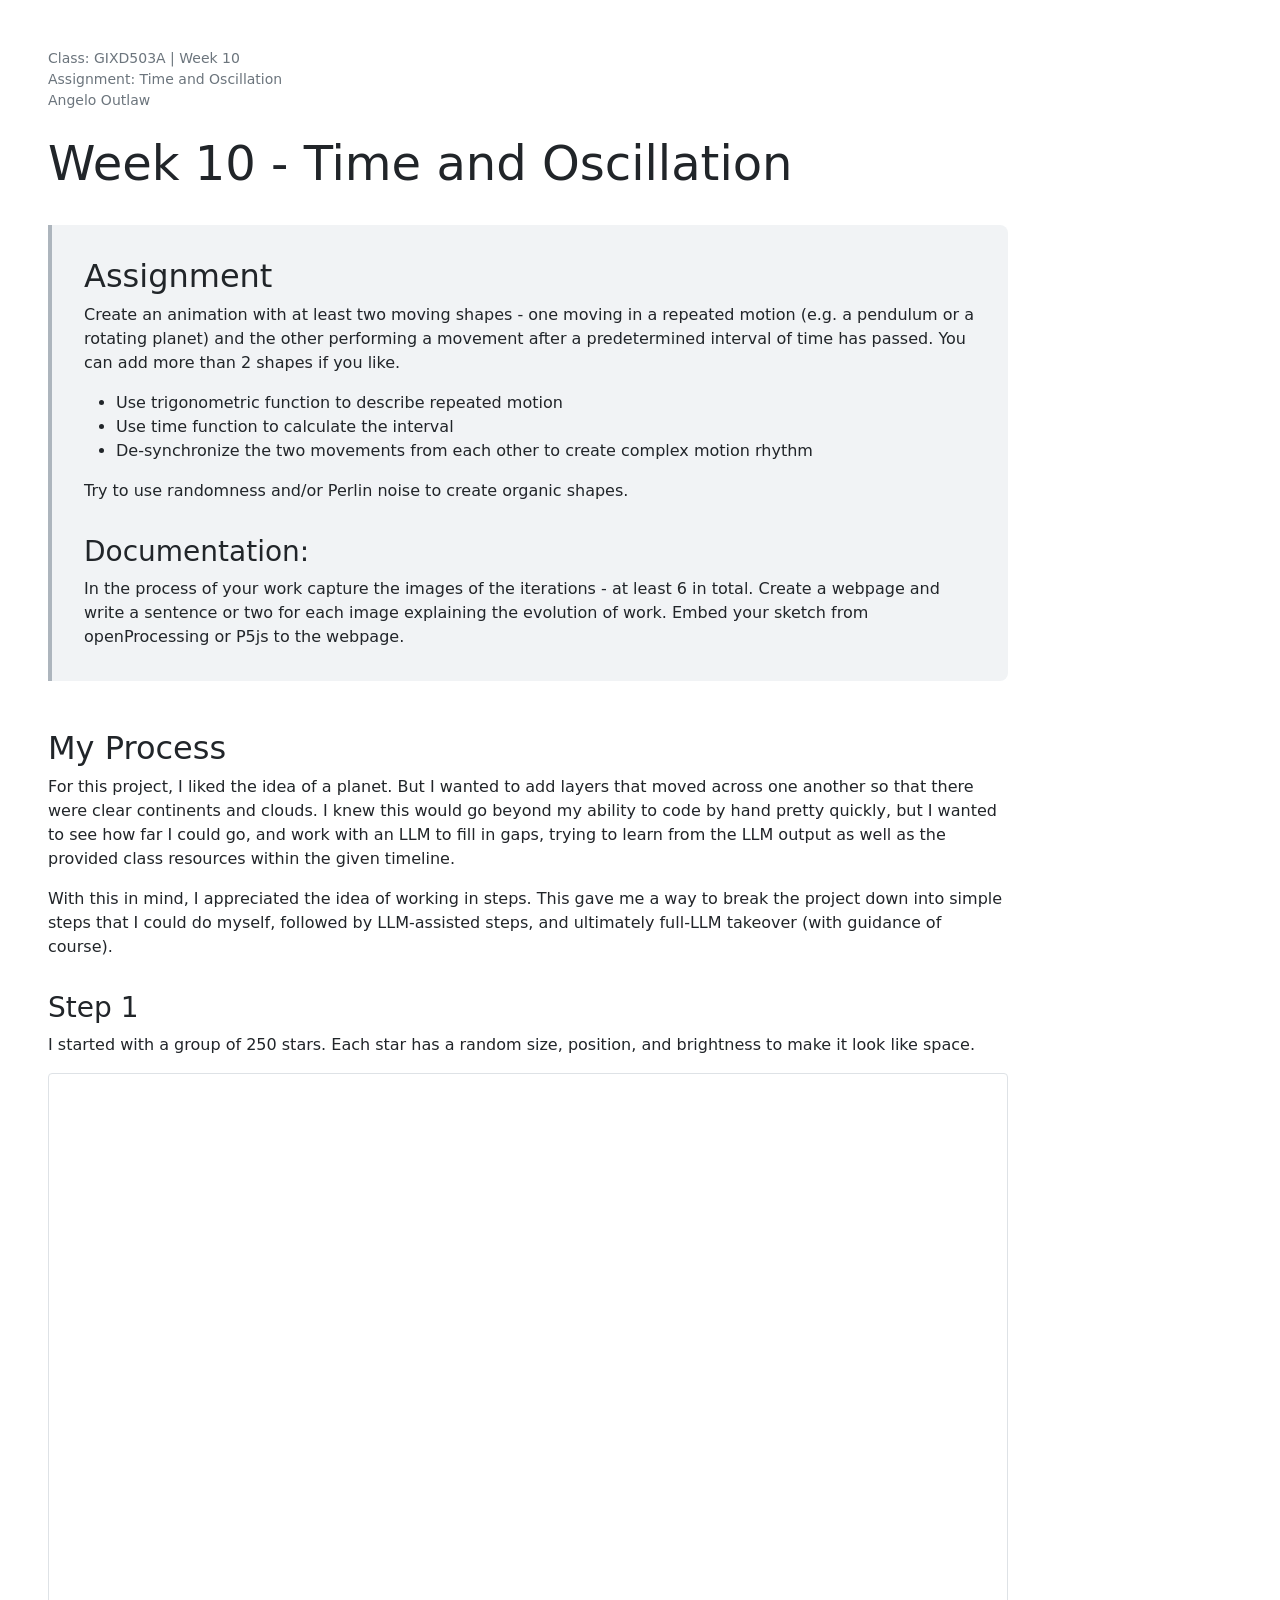
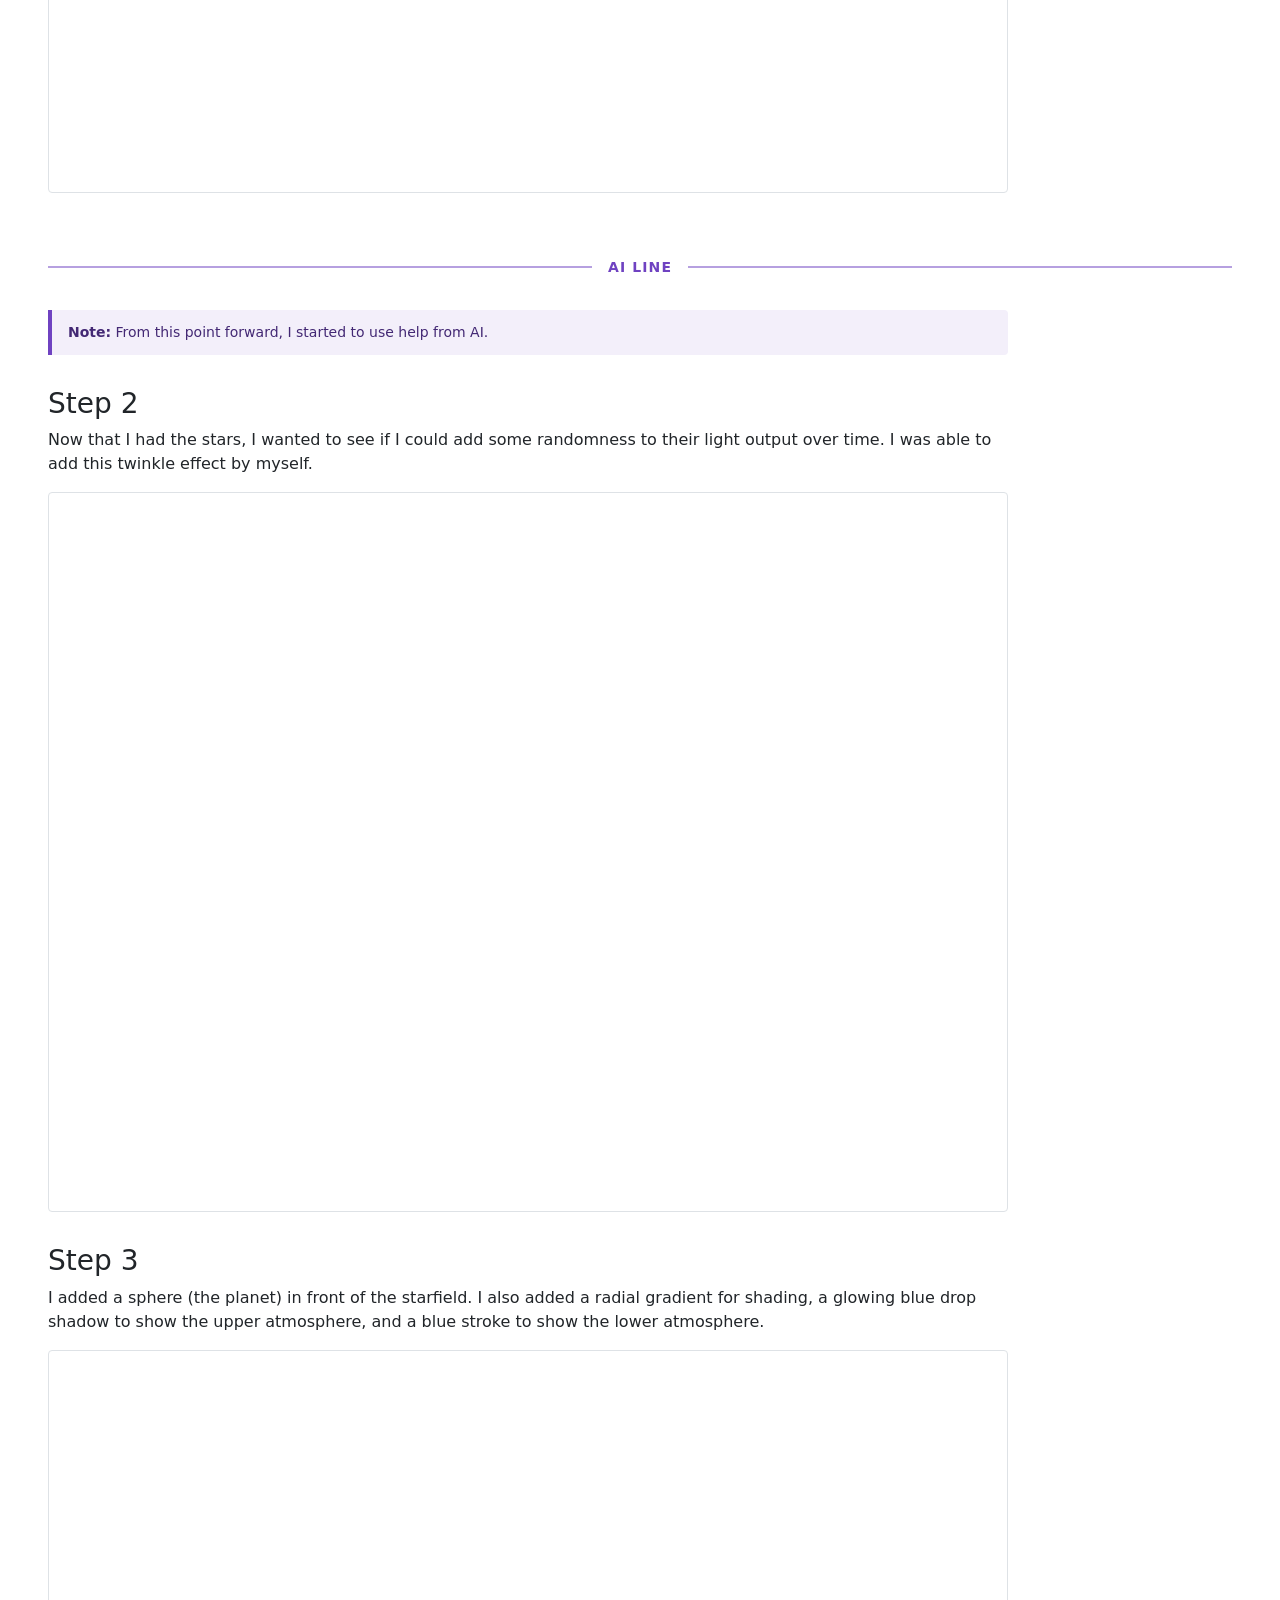
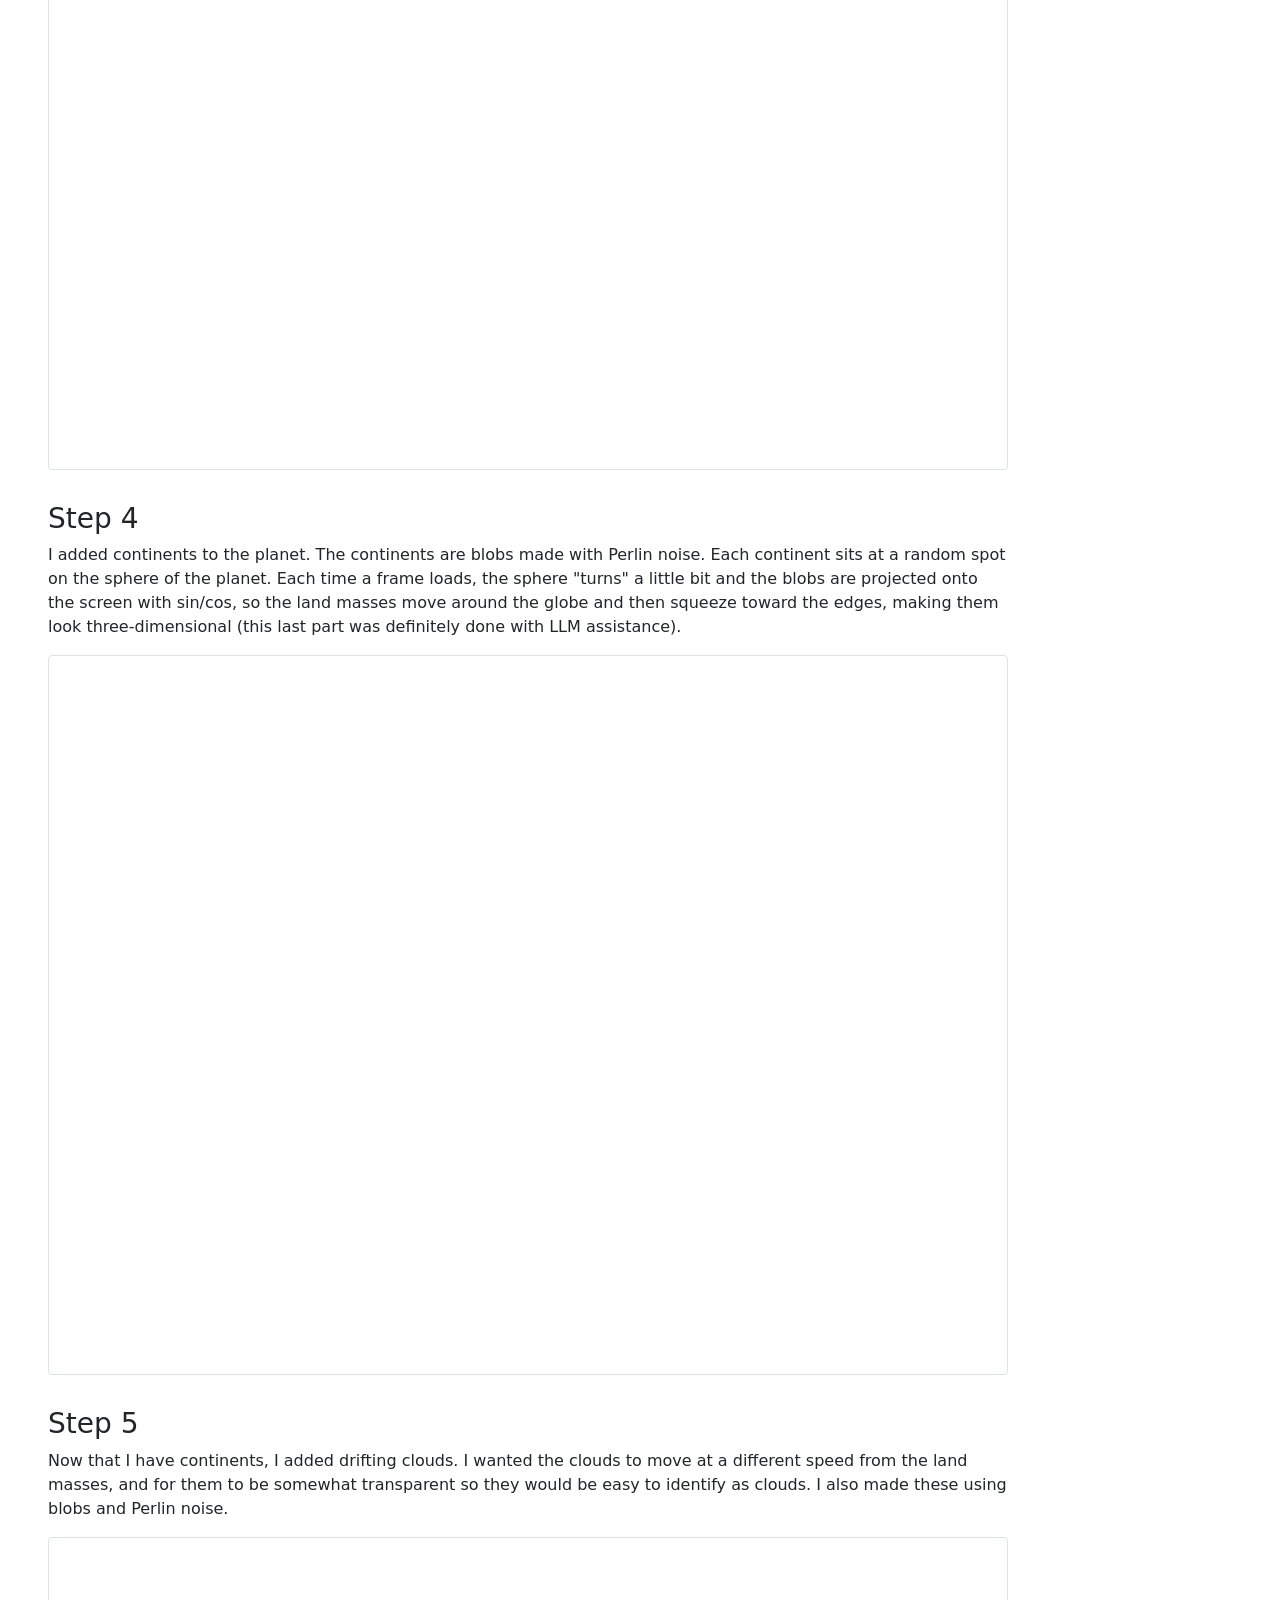
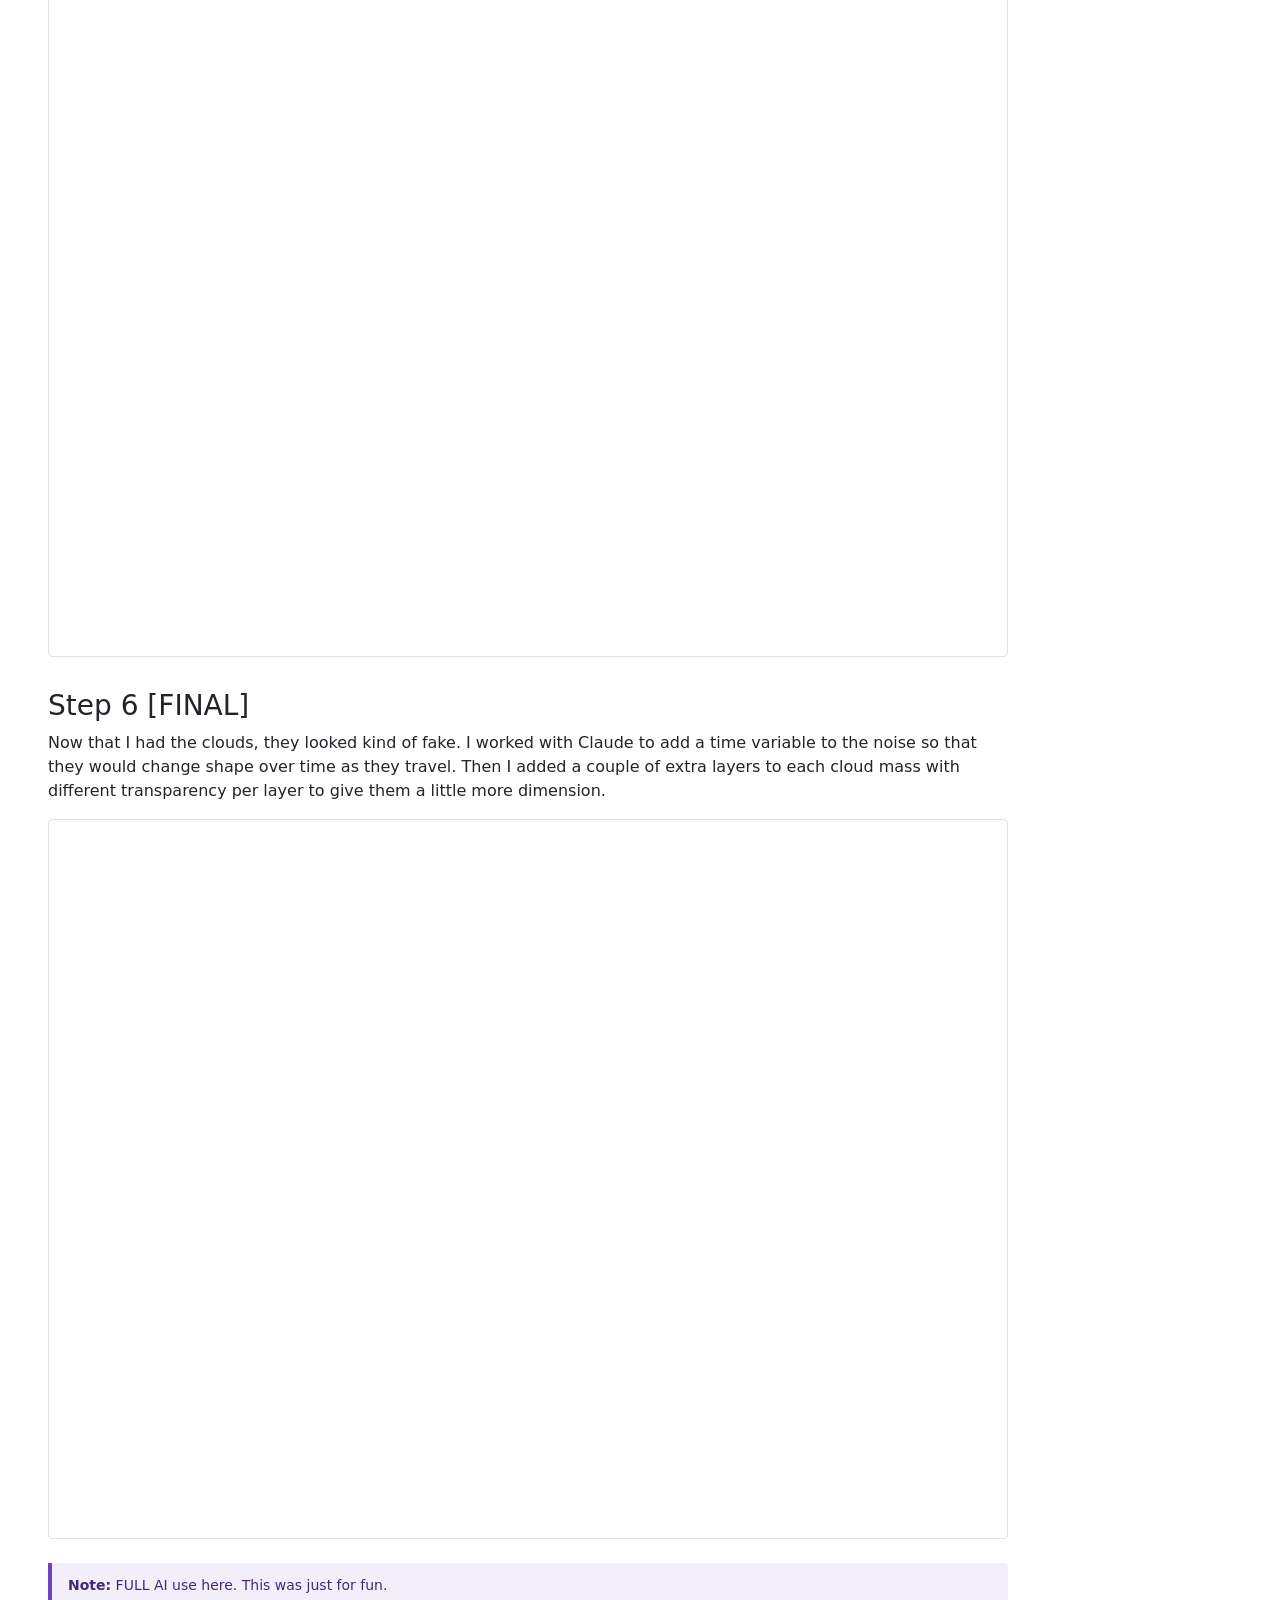
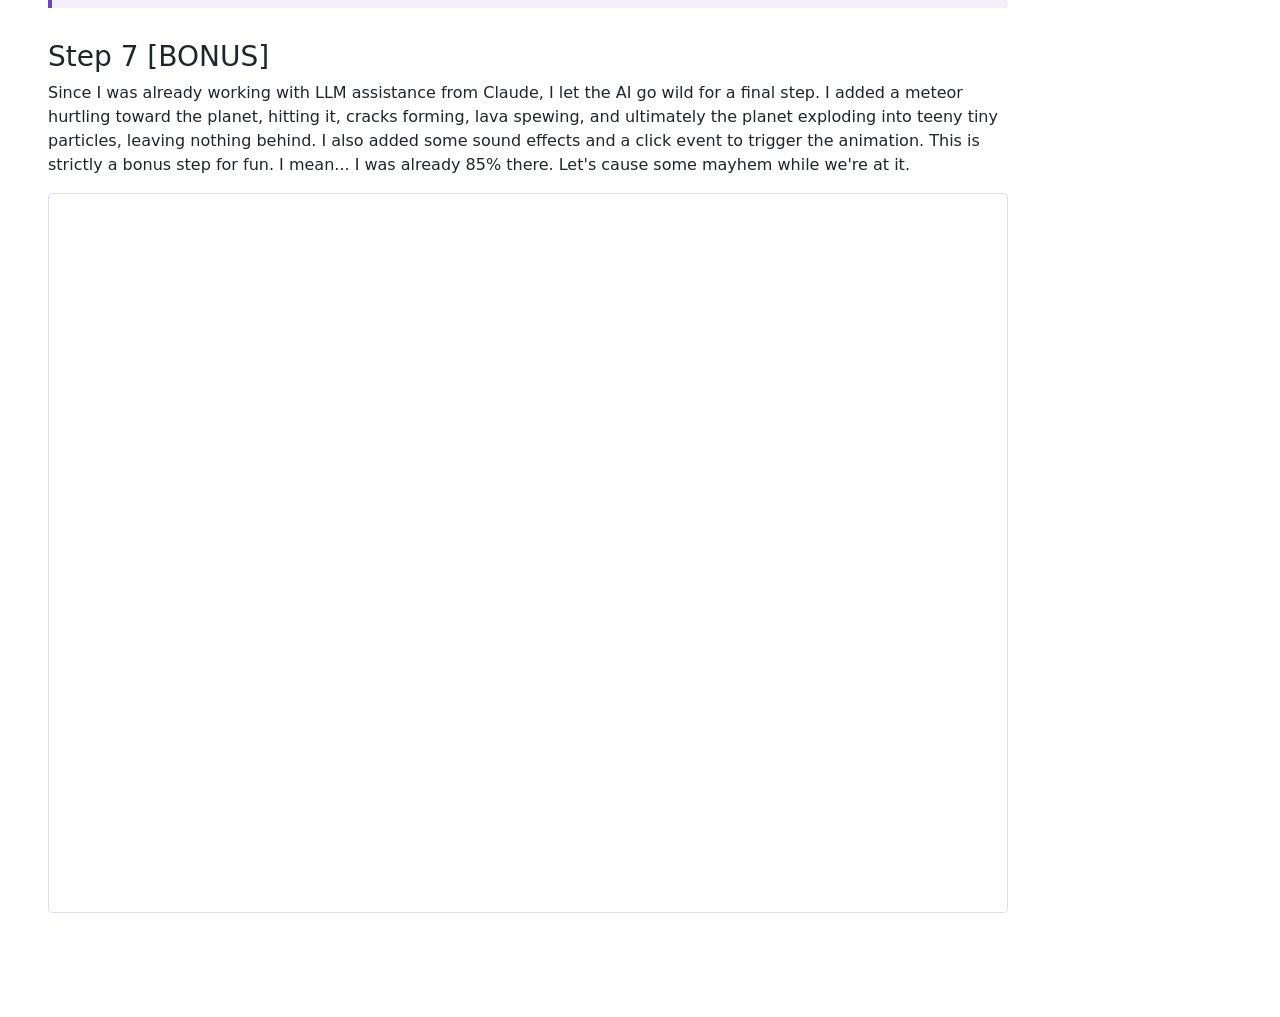
<file: week10/homework/index.html>
<!DOCTYPE html>
<html lang="en">
<head>
    <meta charset="UTF-8">
    <meta name="viewport" content="width=device-width, initial-scale=1.0">
    <title>CP1 - Week 10 - Homework</title>
    <link rel="stylesheet" href="styles.css">
</head>
<body>

    <main id="page">

        <header id="pageHeader">
            <p class="classInfo">
                Class: GIXD503A | Week 10<br>
                Assignment: Time and Oscillation<br>
                Angelo Outlaw
            </p>
            <h1>Week 10 - Time and Oscillation</h1>
        </header>

        <section id="assignment" class="assignment">
            <h2>Assignment</h2>
            <p>Create an animation with at least two moving shapes - one moving in a repeated motion (e.g. a pendulum or a rotating planet) and the other performing a movement after a predetermined interval of time has passed. You can add more than 2 shapes if you like.</p>

            <ul>
                <li>Use trigonometric function to describe repeated motion</li>
                <li>Use time function to calculate the interval</li>
                <li>De-synchronize the two movements from each other to create complex motion rhythm</li>
            </ul>

            <p>Try to use randomness and/or Perlin noise to create organic shapes.</p>

            <h3>Documentation:</h3>

            <p>In the process of your work capture the images of the iterations - at least 6 in total. Create a webpage and write a sentence or two for each image explaining the evolution of work. Embed your sketch from openProcessing or P5js to the webpage.</p>
        </section>

        <section id="process">
            <h2>My Process</h2>
            <p>For this project, I liked the idea of a planet. But I wanted to add layers that moved across one another so that there were clear continents and clouds. I knew this would go beyond my ability to code by hand pretty quickly, but I wanted to see how far I could go, and work with an LLM to fill in gaps, trying to learn from the LLM output as well as the provided class resources within the given timeline.</p>

            <p>With this in mind, I appreciated the idea of working in steps. This gave me a way to break the project down into simple steps that I could do myself, followed by LLM-assisted steps, and ultimately full-LLM takeover (with guidance of course).</p>

            <h3>Step 1</h3>
            <p>I started with a group of 250 stars. Each star has a random size, position, and brightness to make it look like space.</p>

            <iframe src="https://editor.p5js.org/angelo.outlaw/full/rmfptnWu5" title="Step 1 p5.js sketch"></iframe>
        </section>

        <!-- Everything above this line is my own work; everything below was AI-assisted -->
        <div class="aiDivider">
            <hr>
            <p>AI line</p>
            <hr>
        </div>

        <section id="ai-assisted">
            <p class="note"><strong>Note:</strong> From this point forward, I started to use help from AI.</p>

            <h3>Step 2</h3>
            <p>Now that I had the stars, I wanted to see if I could add some randomness to their light output over time. I was able to add this twinkle effect by myself.</p>

            <iframe src="https://editor.p5js.org/angelo.outlaw/full/8kZw7djKG" title="Step 2 p5.js sketch"></iframe>

            <h3>Step 3</h3>
            <p>I added a sphere (the planet) in front of the starfield. I also added a radial gradient for shading, a glowing blue drop shadow to show the upper atmosphere, and a blue stroke to show the lower atmosphere.</p>

            <iframe src="https://editor.p5js.org/angelo.outlaw/full/v1jQNjCEU" title="Step 3 p5.js sketch"></iframe>

            <h3>Step 4</h3>
            <p>I added continents to the planet. The continents are blobs made with Perlin noise. Each continent sits at a random spot on the sphere of the planet. Each time a frame loads, the sphere "turns" a little bit and the blobs are projected onto the screen with sin/cos, so the land masses move around the globe and then squeeze toward the edges, making them look three-dimensional (this last part was definitely done with LLM assistance).</p>

            <iframe src="https://editor.p5js.org/angelo.outlaw/full/jih2iITVW" title="Step 4 p5.js sketch"></iframe>

            <h3>Step 5</h3>
            <p>Now that I have continents, I added drifting clouds. I wanted the clouds to move at a different speed from the land masses, and for them to be somewhat transparent so they would be easy to identify as clouds. I also made these using blobs and Perlin noise.</p>

            <iframe src="https://editor.p5js.org/angelo.outlaw/full/Gzb-L_MCg" title="Step 5 p5.js sketch"></iframe>

            <h3>Step 6 [FINAL]</h3>
            <p>Now that I had the clouds, they looked kind of fake. I worked with Claude to add a time variable to the noise so that they would change shape over time as they travel. Then I added a couple of extra layers to each cloud mass with different transparency per layer to give them a little more dimension.</p>

            <iframe src="https://editor.p5js.org/angelo.outlaw/full/qH3PoTehu" title="Step 6 p5.js sketch"></iframe>

            <p class="note"><strong>Note:</strong> FULL AI use here. This was just for fun.</p>

            <h3>Step 7 [BONUS]</h3>
            <p>Since I was already working with LLM assistance from Claude, I let the AI go wild for a final step. I added a meteor hurtling toward the planet, hitting it, cracks forming, lava spewing, and ultimately the planet exploding into teeny tiny particles, leaving nothing behind. I also added some sound effects and a click event to trigger the animation. This is strictly a bonus step for fun. I mean... I was already 85% there. Let's cause some mayhem while we're at it.</p>

            <iframe src="https://editor.p5js.org/angelo.outlaw/full/XQLV_ZgN4" title="Step 7 p5.js sketch"></iframe>
        </section>

    </main>

</body>
</html>
</file>
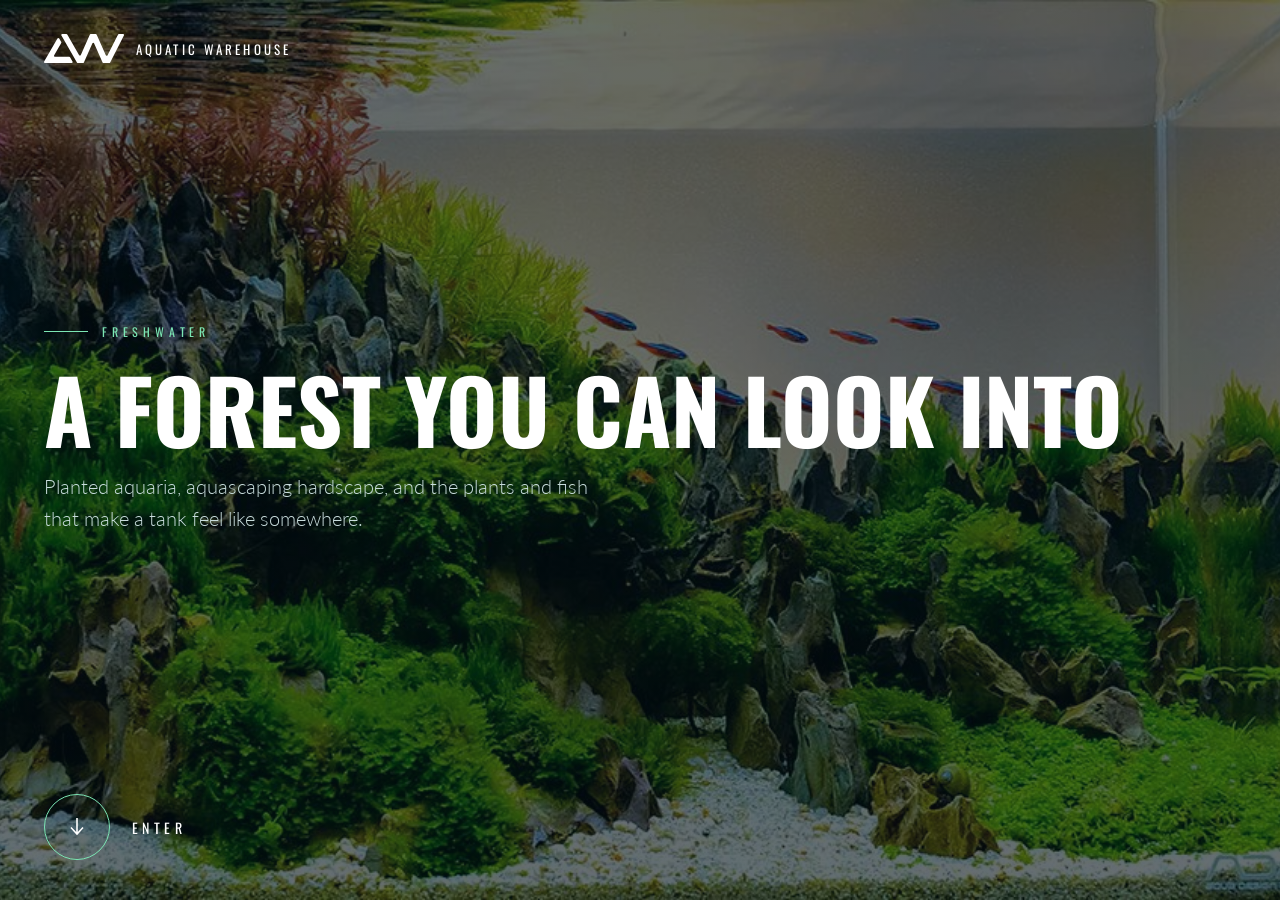
<file: week2/homework/index.html>
<!DOCTYPE html>
<html lang="en">
<head>
<meta charset="utf-8">
<meta name="viewport" content="width=device-width, initial-scale=1">
<title>Aquatic Warehouse</title>
<link rel="preconnect" href="https://fonts.googleapis.com">
<link rel="preconnect" href="https://fonts.gstatic.com" crossorigin>
<link href="https://fonts.googleapis.com/css2?family=Lato:wght@300;400&family=Oswald:wght@200..700&display=swap" rel="stylesheet">
<link rel="stylesheet" href="styles.css">
</head>
<body>
<div class="page">

  <!-- HERO -->
  <header class="hero">
    <div class="brand">
      <svg width="104" height="38" viewBox="0 0 149 54" fill="none" aria-label="Aquatic Warehouse"><path d="M 32.106 14.642 C 32.439 15.221 32.439 15.933 32.106 16.512 L 18.931 39.446 C 18.21 40.7 19.118 42.261 20.567 42.261 L 46.882 42.261 C 47.558 42.261 48.182 42.622 48.518 43.207 L 53.102 51.185 C 53.823 52.438 52.915 54 51.466 54 L 1.889 54 C 0.44 54 -0.468 52.438 0.252 51.185 L 25.041 8.042 C 25.765 6.781 27.589 6.781 28.314 8.042 L 32.106 14.642 Z" fill="currentColor"></path><path d="M 41.695 0 C 42.371 0 42.996 0.361 43.333 0.946 L 65.212 39.028 C 65.981 40.367 67.951 40.263 68.575 38.852 L 85.251 1.122 C 85.552 0.44 86.23 0 86.977 0 L 96.446 0 C 97.193 0 97.87 0.44 98.172 1.122 L 114.939 39.06 C 115.581 40.513 117.628 40.568 118.348 39.152 L 137.724 1.03 C 138.046 0.398 138.696 0 139.407 0 L 147.111 0 C 148.518 0 149.43 1.48 148.794 2.73 L 123.259 52.97 C 122.937 53.602 122.287 54 121.576 54 L 110.803 54 L 110.802 53.999 L 110.801 53.998 C 110.069 53.983 109.41 53.547 109.113 52.877 L 93.437 17.409 C 92.776 15.913 90.647 15.913 89.985 17.409 L 74.31 52.877 C 74.009 53.559 73.332 54 72.584 54 L 62.975 54 C 62.299 54 61.675 53.639 61.339 53.054 L 32.473 2.815 C 31.753 1.562 32.661 0 34.109 0 L 41.695 0 Z" fill="currentColor"></path></svg>
      <span class="brand-name">Aquatic Warehouse</span>
    </div>

    <div class="hero-image"></div>

    <div class="hero-text">
      <div class="eyebrow">
        <span class="eyebrow-line"></span>
        <span>Freshwater</span>
      </div>
      <h1>A forest you can look into</h1>
      <p>Planted aquaria, aquascaping hardscape, and the plants and fish that make a tank feel like somewhere.</p>
    </div>

    <a href="#" class="enter">
      <span class="enter-circle">
        <svg width="16" height="20" viewBox="0 0 16 20" fill="none"><path d="M8 1v15M2 10.5l6 6.5 6-6.5" stroke="currentColor" stroke-width="1.6"></path></svg>
      </span>
      <span class="enter-label">Enter</span>
    </a>
  </header>

</div>
</body>
</html>
</file>
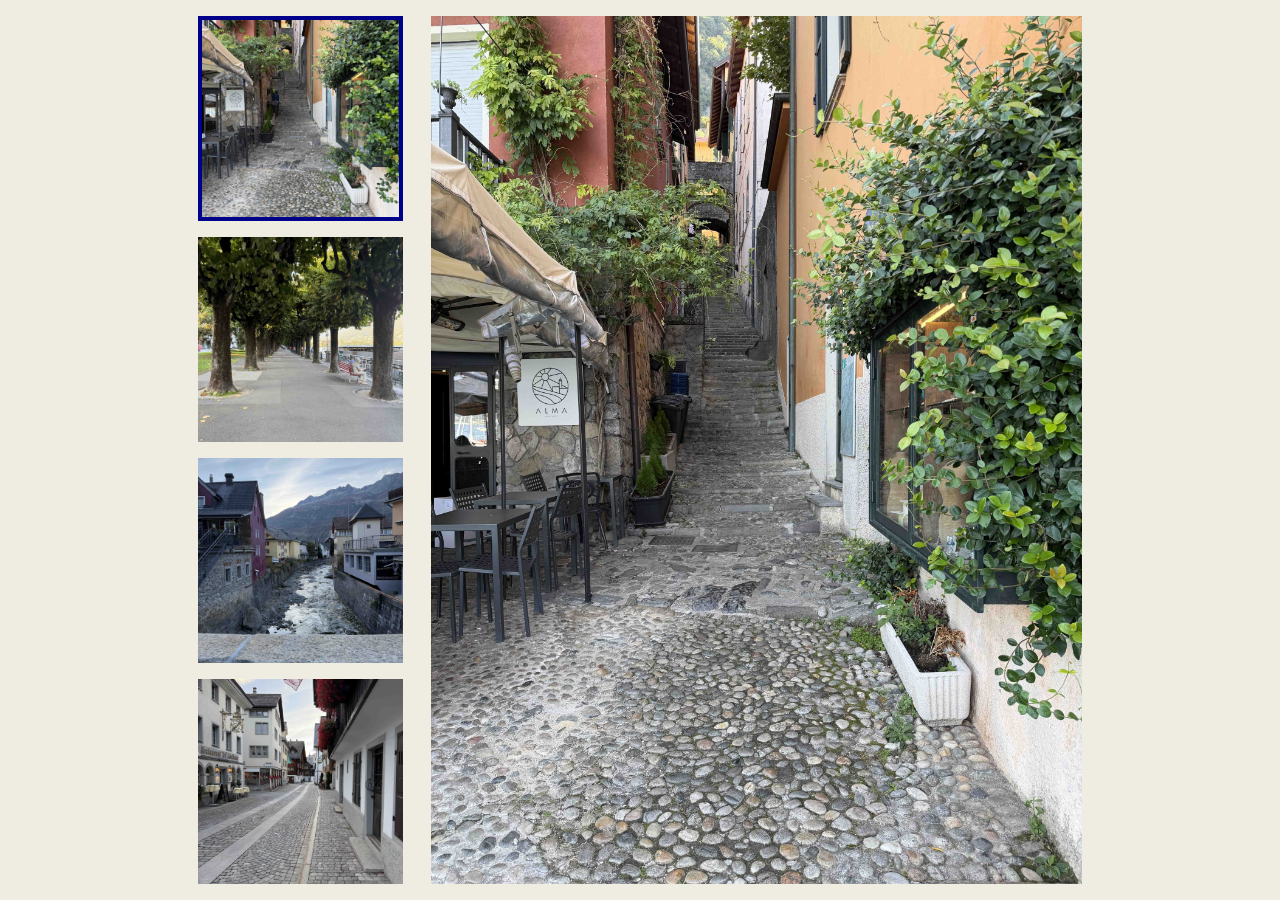
<file: week3/homework/index.html>
<!DOCTYPE html>
<html lang="en">
<head>
    <meta charset="UTF-8">
    <meta name="viewport" content="width=device-width, initial-scale=1.0">
    <title>Make Buttons Do Stuff</title>
    <link rel="stylesheet" href="styles.css">
</head>
<body id="docBody">

    <main id="gallery">

        <section id="thumbStrip">
            <button id="prevBtn" class="arrowBtn" aria-label="Scroll thumbnails left">&lsaquo;</button>

            <div id="thumbnails">
                <div class="thumb selected">
                    <img src="images/europe1.jpg" alt="First European picture" id="thumb1">
                </div>
                <div class="thumb">
                    <img src="images/europe2.jpg" alt="Second European picture" id="thumb2">
                </div>
                <div class="thumb">
                    <img src="images/europe3.jpg" alt="Third European picture" id="thumb3">
                </div>
                <div class="thumb">
                    <img src="images/europe4.jpg" alt="Fourth European picture" id="thumb4">
                </div>
            </div>

            <button id="nextBtn" class="arrowBtn" aria-label="Scroll thumbnails right">&rsaquo;</button>
        </section>

        <section id="focusArea">
            <img src="images/europe1.jpg" alt="First European picture" id="focusPic">
        </section>

    </main>

</body>

<script src="script.js"></script>
</html>
</file>
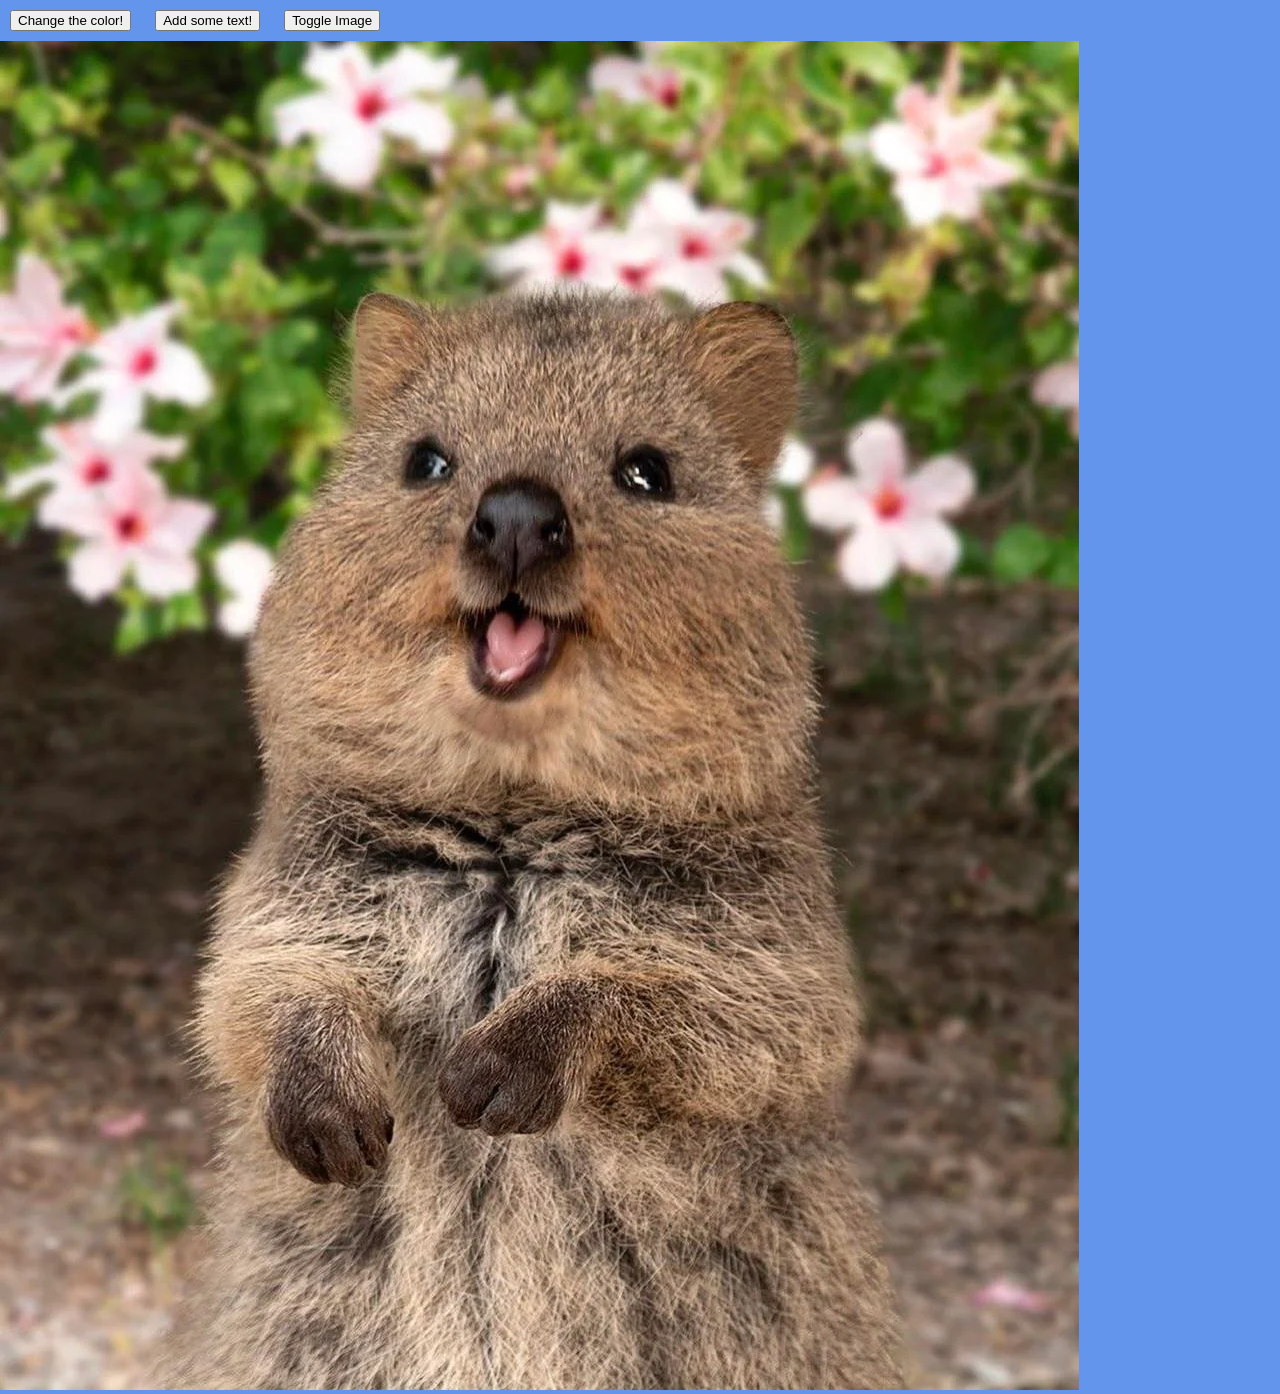
<file: week3/inClass/index.html>
<!DOCTYPE html>
<html lang="en">
<head>
    <meta charset="UTF-8">
    <meta name="viewport" content="width=device-width, initial-scale=1.0">
    <link rel="stylesheet" href="style.css">
    <title>Intro to Javascript</title>
</head>
<body id="docBody">
    <button id="colorChange">Change the color!</button>
    <button id="addText">Add some text!</button>
    <button id="toggleBtn">Toggle Image</button>

    <img src="images/quokka1.webp" alt="First Quokka Image" id="imageToToggle">

    <section id="textArea">

    </section>

    <script src="script.js"></script>
</body>
</html>
</file>
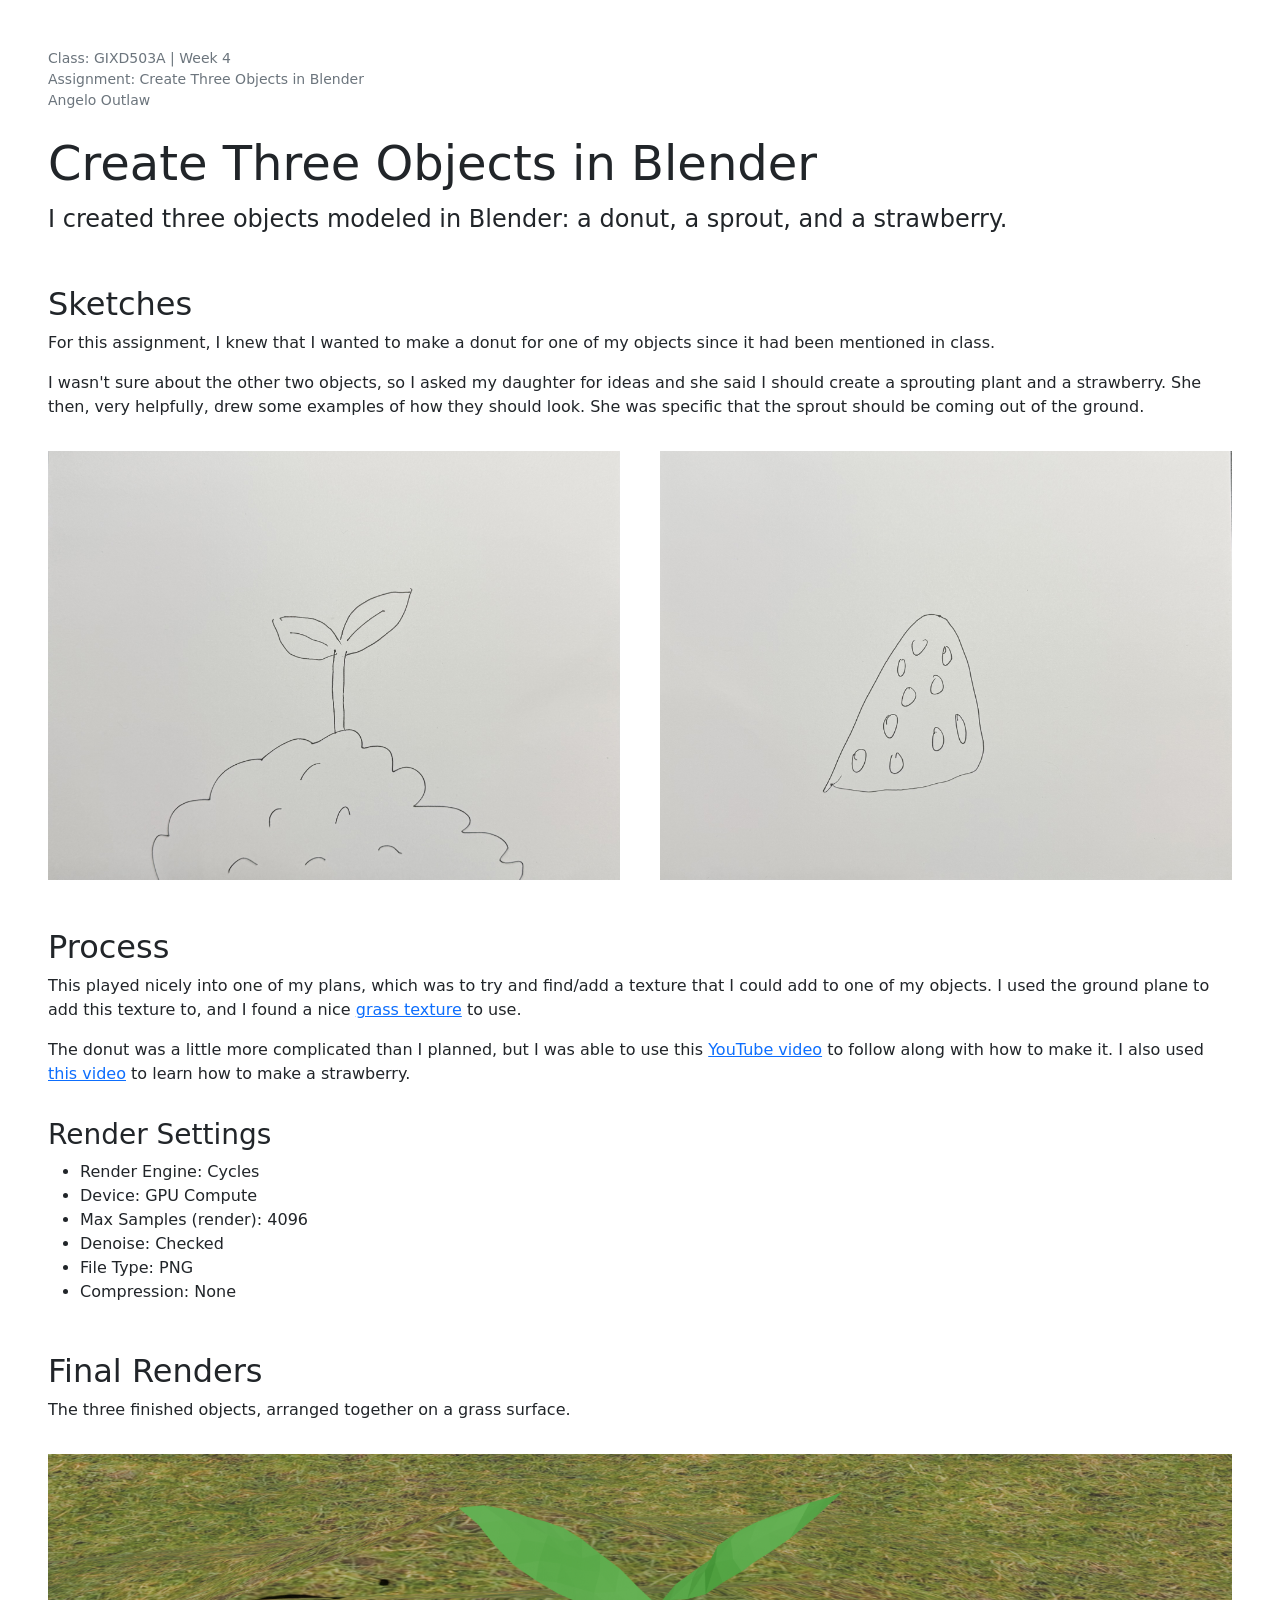
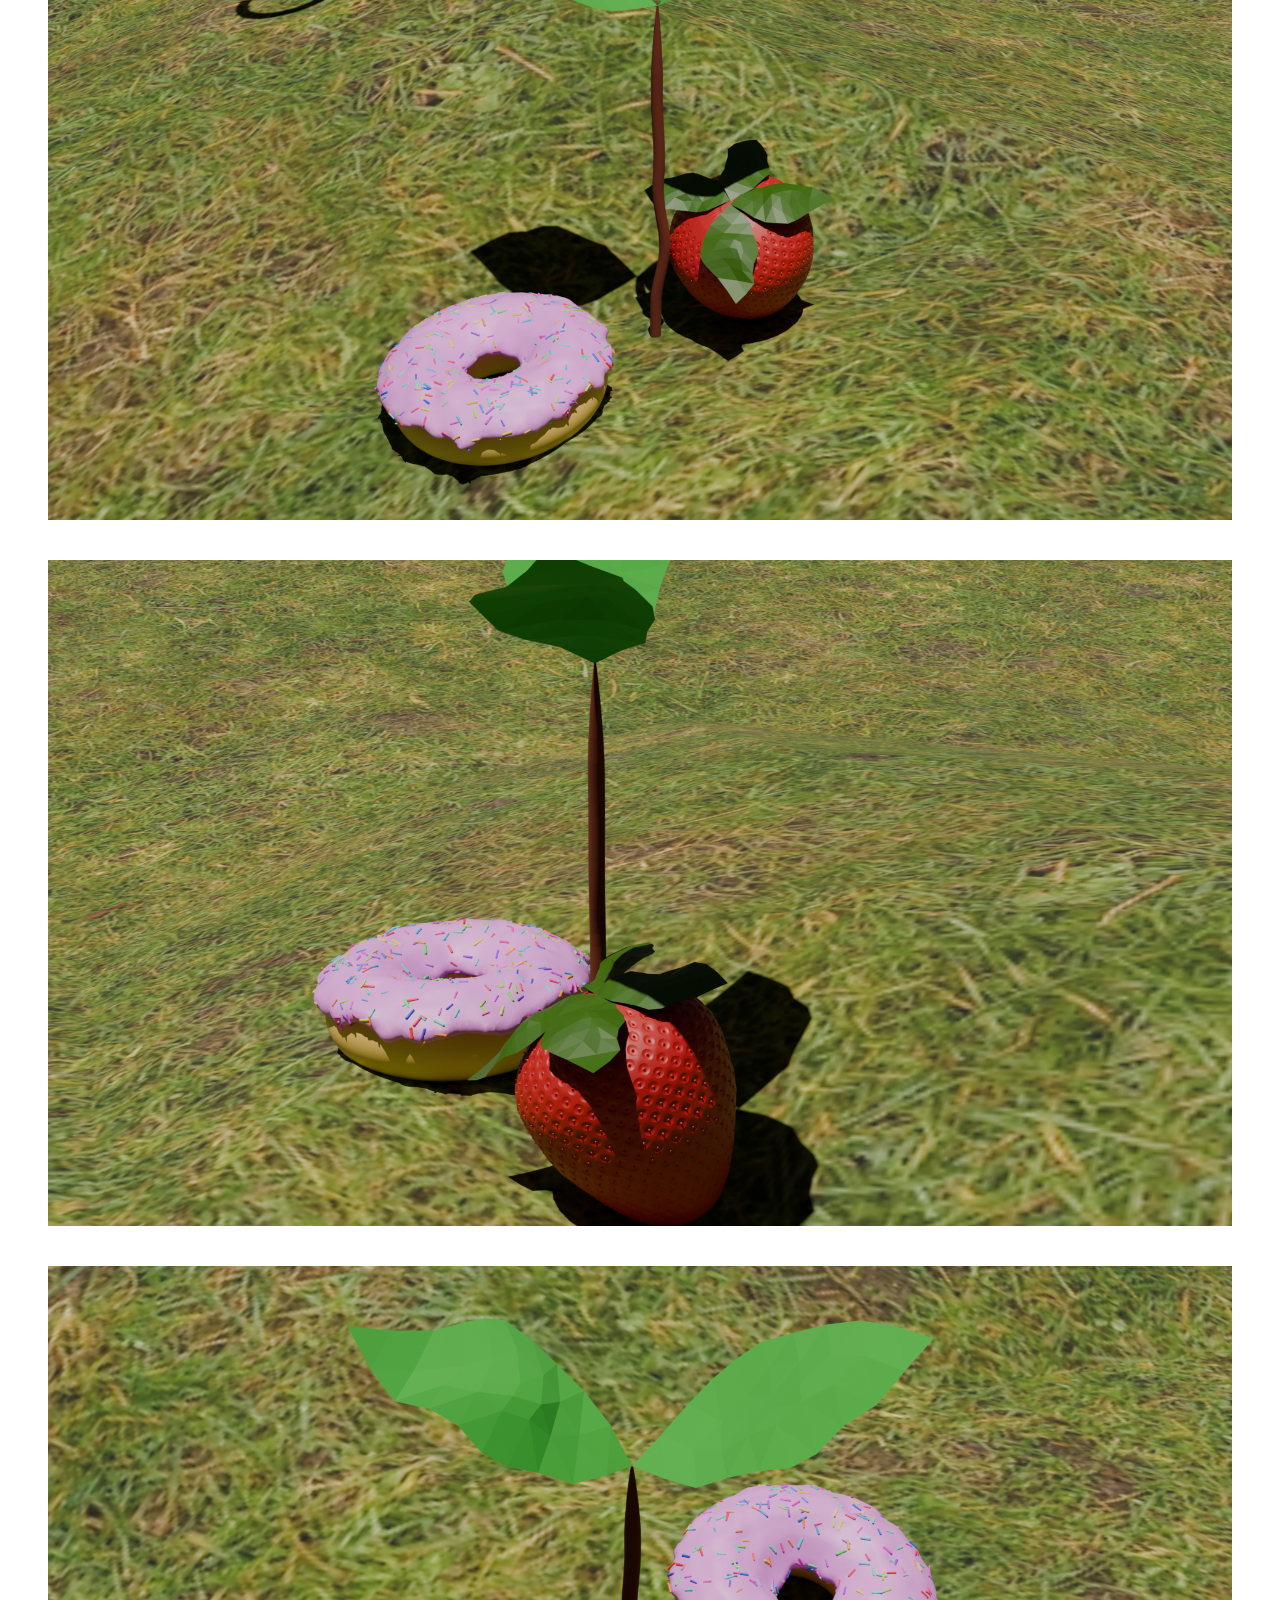
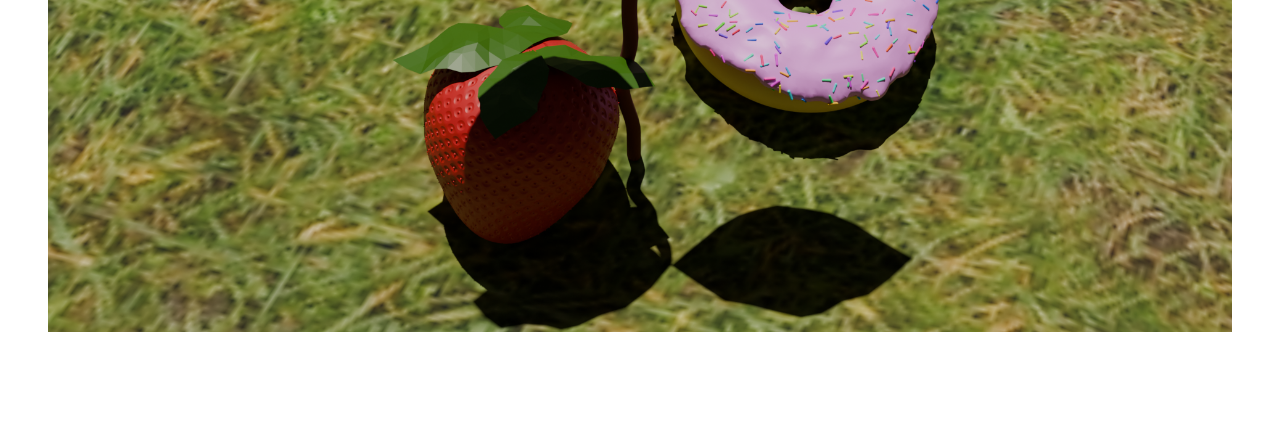
<file: week4/homework/index.html>
<!DOCTYPE html>
<html lang="en">
<head>
    <meta charset="UTF-8">
    <meta name="viewport" content="width=device-width, initial-scale=1.0">
    <title>3 Objects in Blender</title>
    <link rel="stylesheet" href="styles.css">
</head>
<body>

    <main id="page">

        <header id="pageHeader">
            <p class="classInfo">
                Class: GIXD503A | Week 4<br>
                Assignment: Create Three Objects in Blender<br>
                Angelo Outlaw
            </p>
            <h1>Create Three Objects in Blender</h1>
            <p class="lead">I created three objects modeled in Blender: a donut, a sprout, and a strawberry.</p>
        </header>

        <section id="sketches">
            <h2>Sketches</h2>
            <p>For this assignment, I knew that I wanted to make a donut for one of my objects since it had been mentioned in class.</p>
            <p>I wasn't sure about the other two objects, so I asked my daughter for ideas and she said I should create a sprouting plant and a strawberry. She then, very helpfully, drew some examples of how they should look. She was specific that the sprout should be coming out of the ground.</p>

            <div class="imagePair">
                <img src="images/sprout.jpg" alt="Pen sketch of a sprout with two leaves growing out of a mound of soil">
                <img src="images/strawberry.jpg" alt="Pen sketch of a strawberry covered in seeds">
            </div>
        </section>

        <section id="process">
            <h2>Process</h2>
            <p>This played nicely into one of my plans, which was to try and find/add a texture that I could add to one of my objects. I used the ground plane to add this texture to, and I found a nice <a href="https://www.poliigon.com/texture/flat-grass-texture/4585" target="_blank">grass texture</a> to use.</p>
            <p>The donut was a little more complicated than I planned, but I was able to use this <a href="https://www.youtube.com/watch?v=ImJscKEuQNg" target="_blank">YouTube video</a> to follow along with how to make it. I also used <a href="https://www.youtube.com/watch?v=Fqiz2P8QvYs" target="_blank">this video</a> to learn how to make a strawberry.</p>

            <h3>Render Settings</h3>
            <ul>
                <li>Render Engine: Cycles</li>
                <li>Device: GPU Compute</li>
                <li>Max Samples (render): 4096</li>
                <li>Denoise: Checked</li>
                <li>File Type: PNG</li>
                <li>Compression: None</li>
            </ul>
        </section>

        <section id="finalRender">
            <h2>Final Renders</h2>
            <p>The three finished objects, arranged together on a grass surface.</p>

            <div class="imageFull">
                <img src="images/wk04_blender_3objects1.png" alt="Angle 1: Blender render of a pink frosted donut with sprinkles, a tall sprout, and a strawberry sitting on grass">
                <img src="images/wk04_blender_3objects2.png" alt="Angle 2: Blender render of a pink frosted donut with sprinkles, a tall sprout, and a strawberry sitting on grass">
                <img src="images/wk04_blender_3objects3.png" alt="Angle 3: Blender render of a pink frosted donut with sprinkles, a tall sprout, and a strawberry sitting on grass">
            </div>
        </section>

    </main>

</body>
</html>
</file>
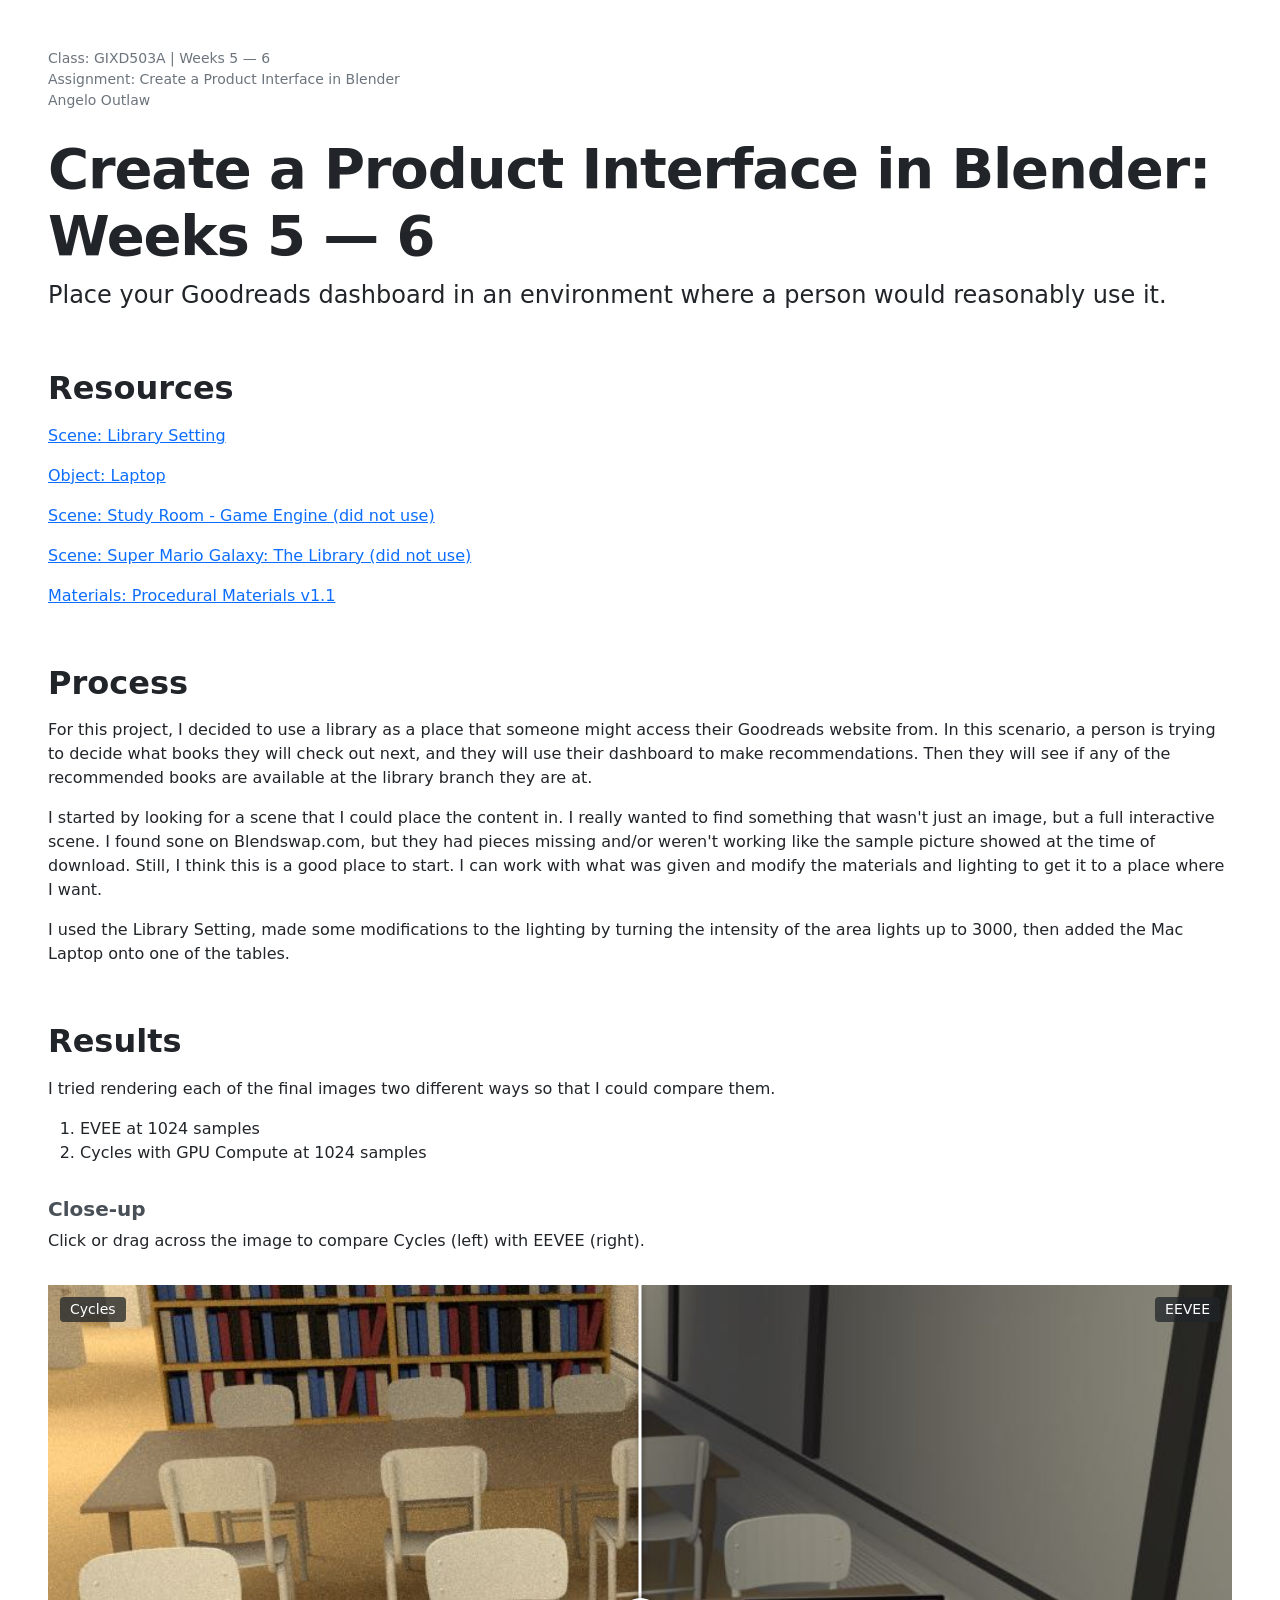
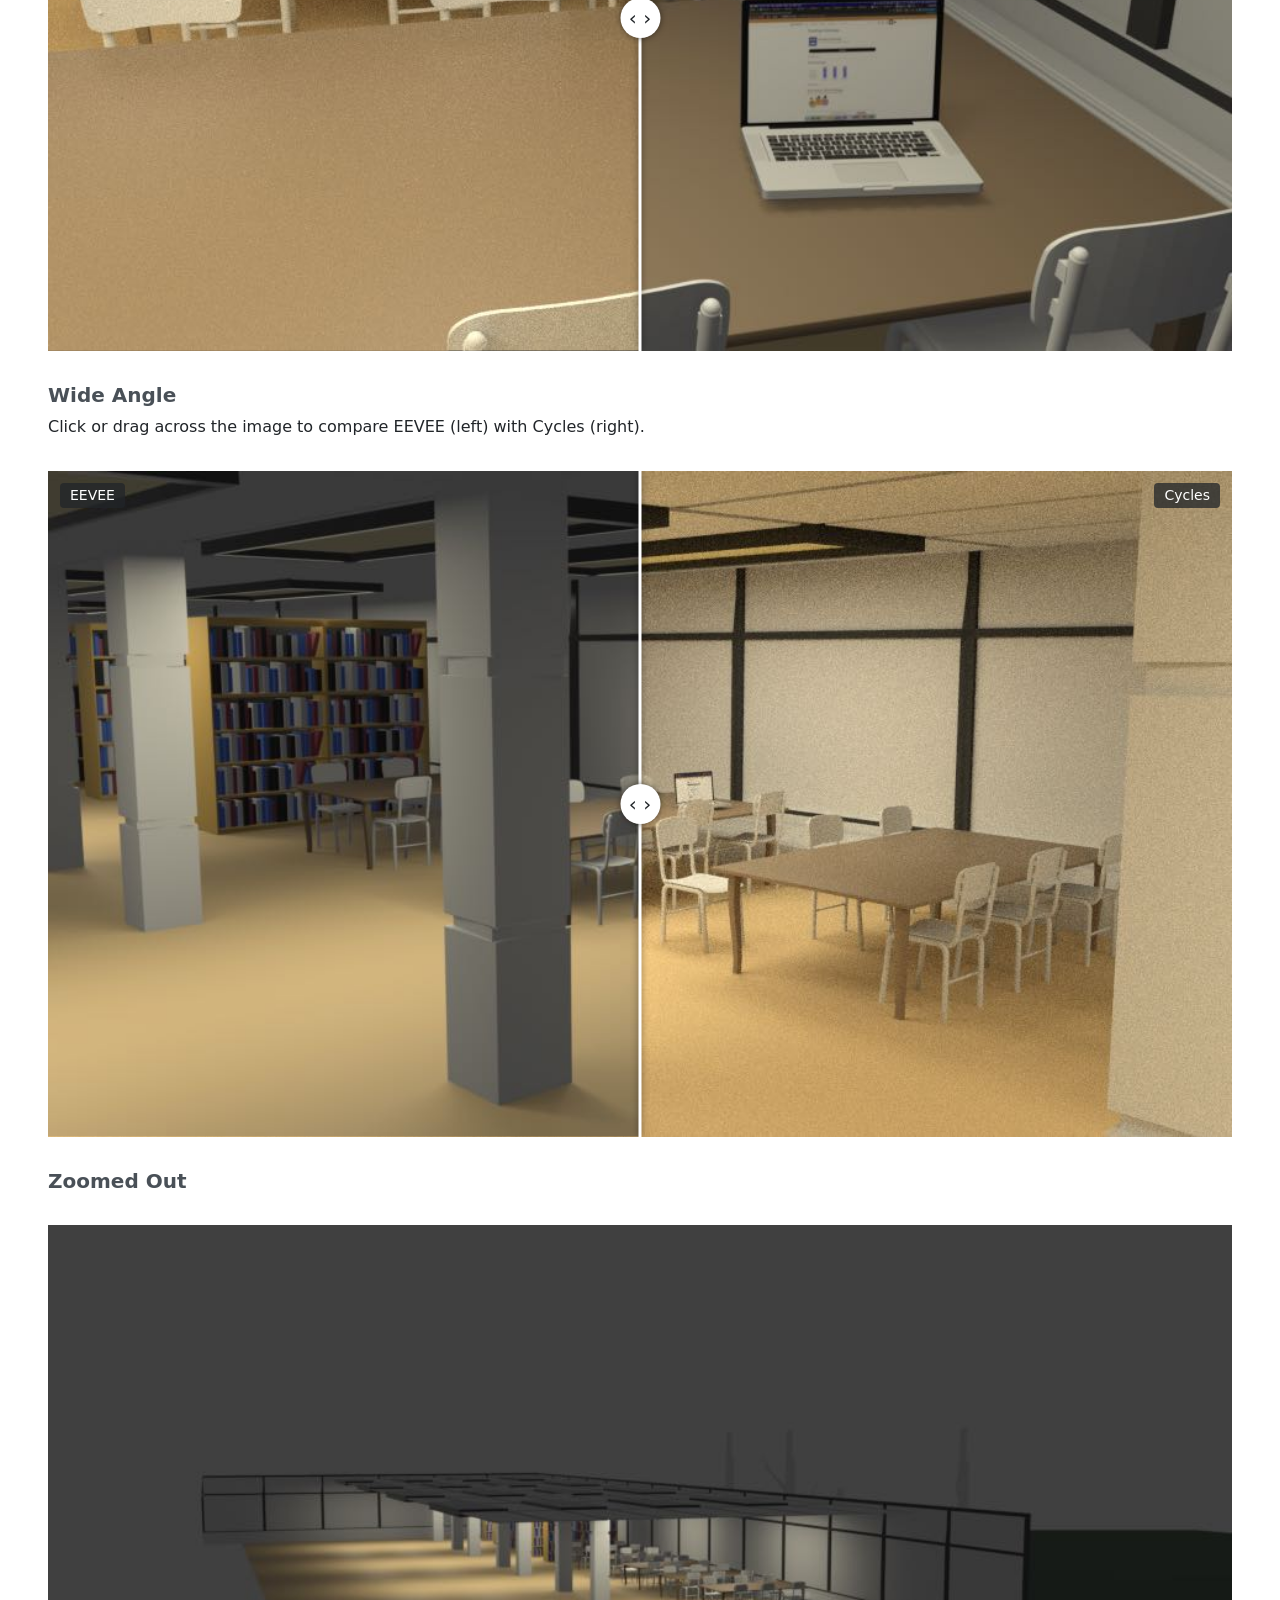
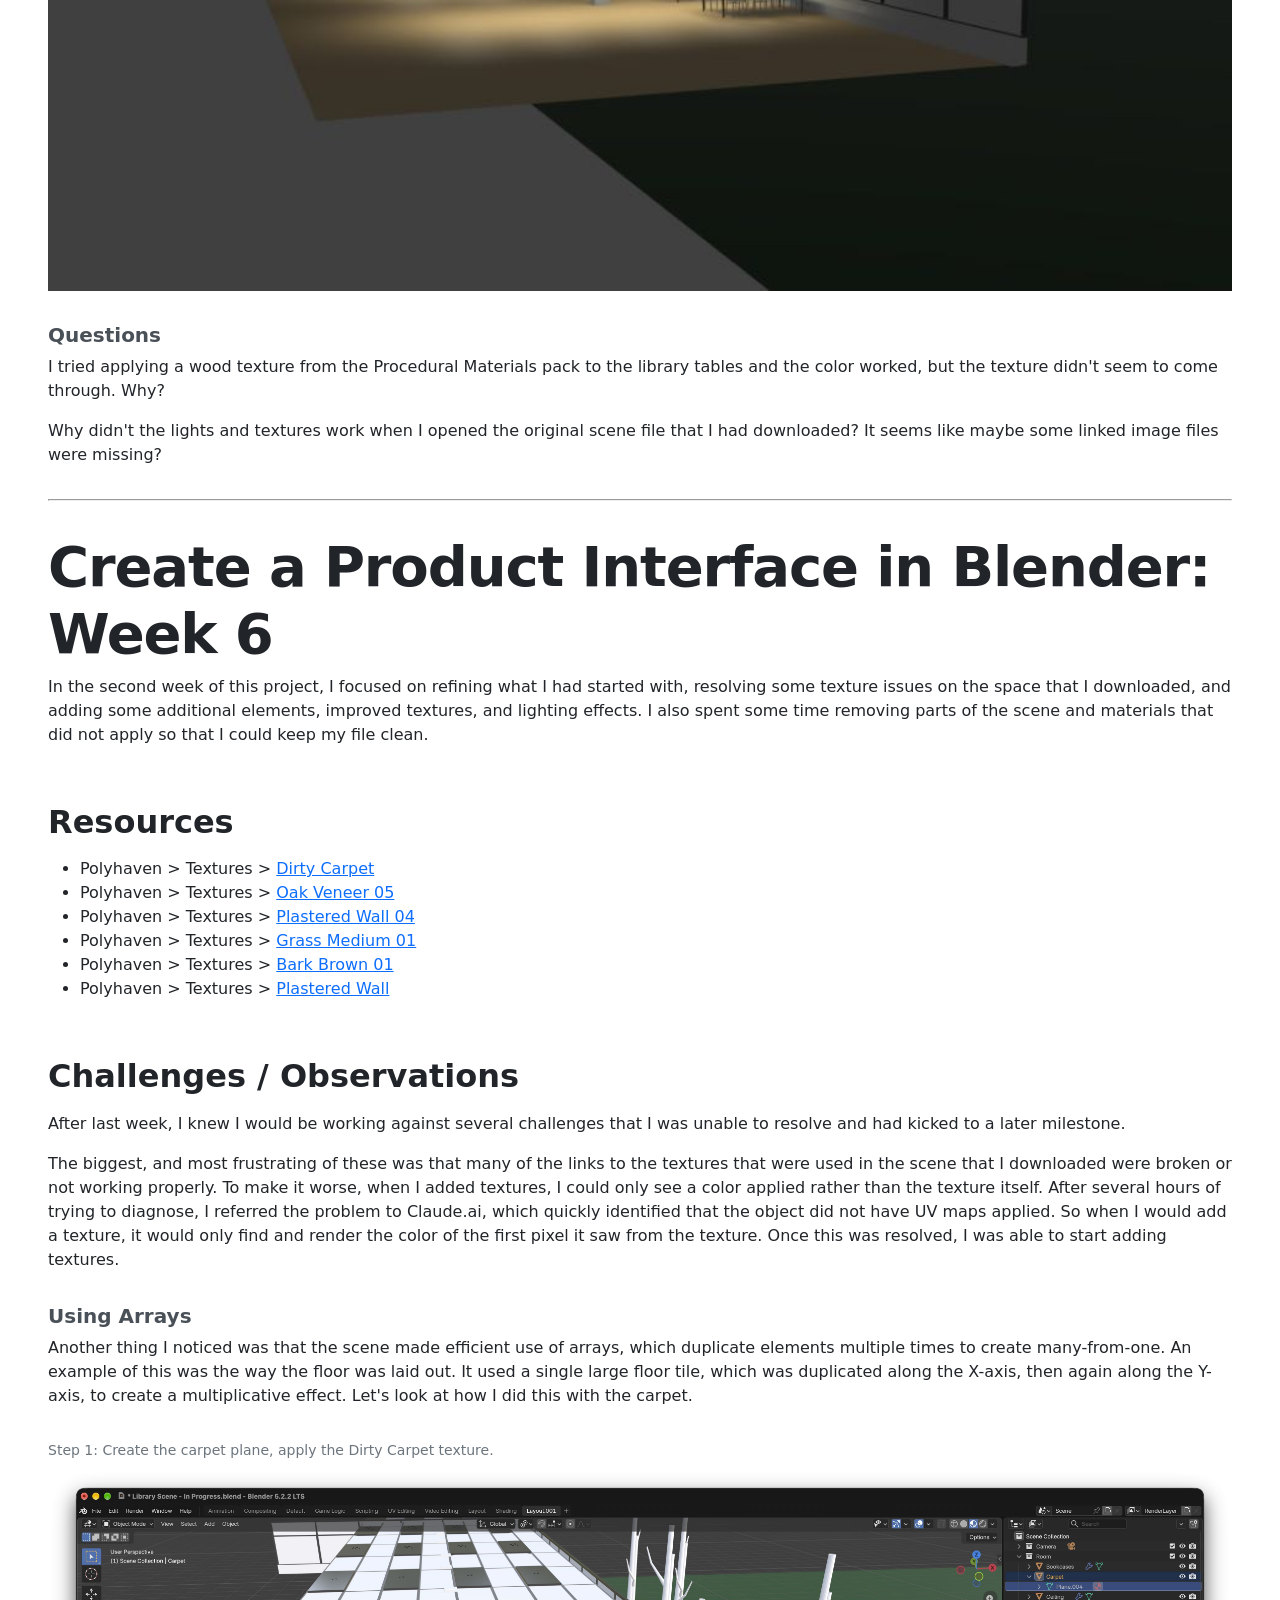
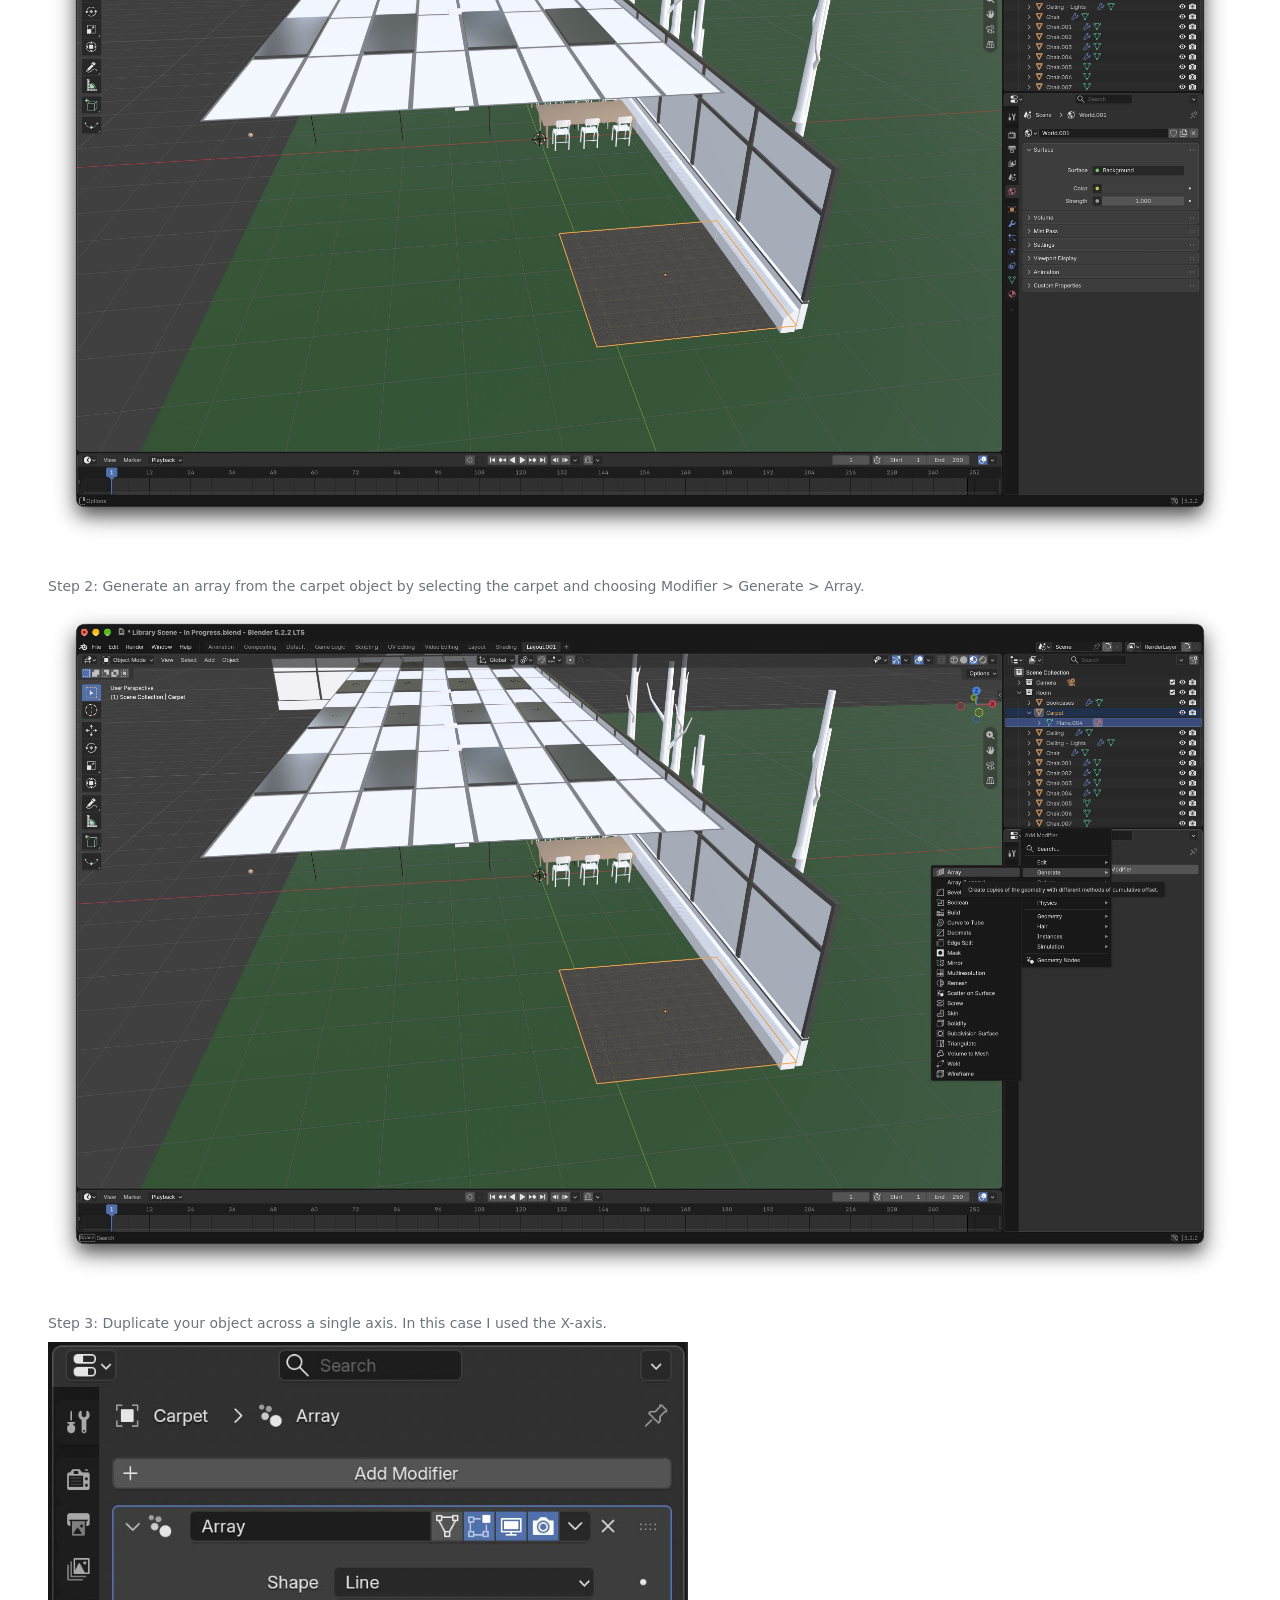
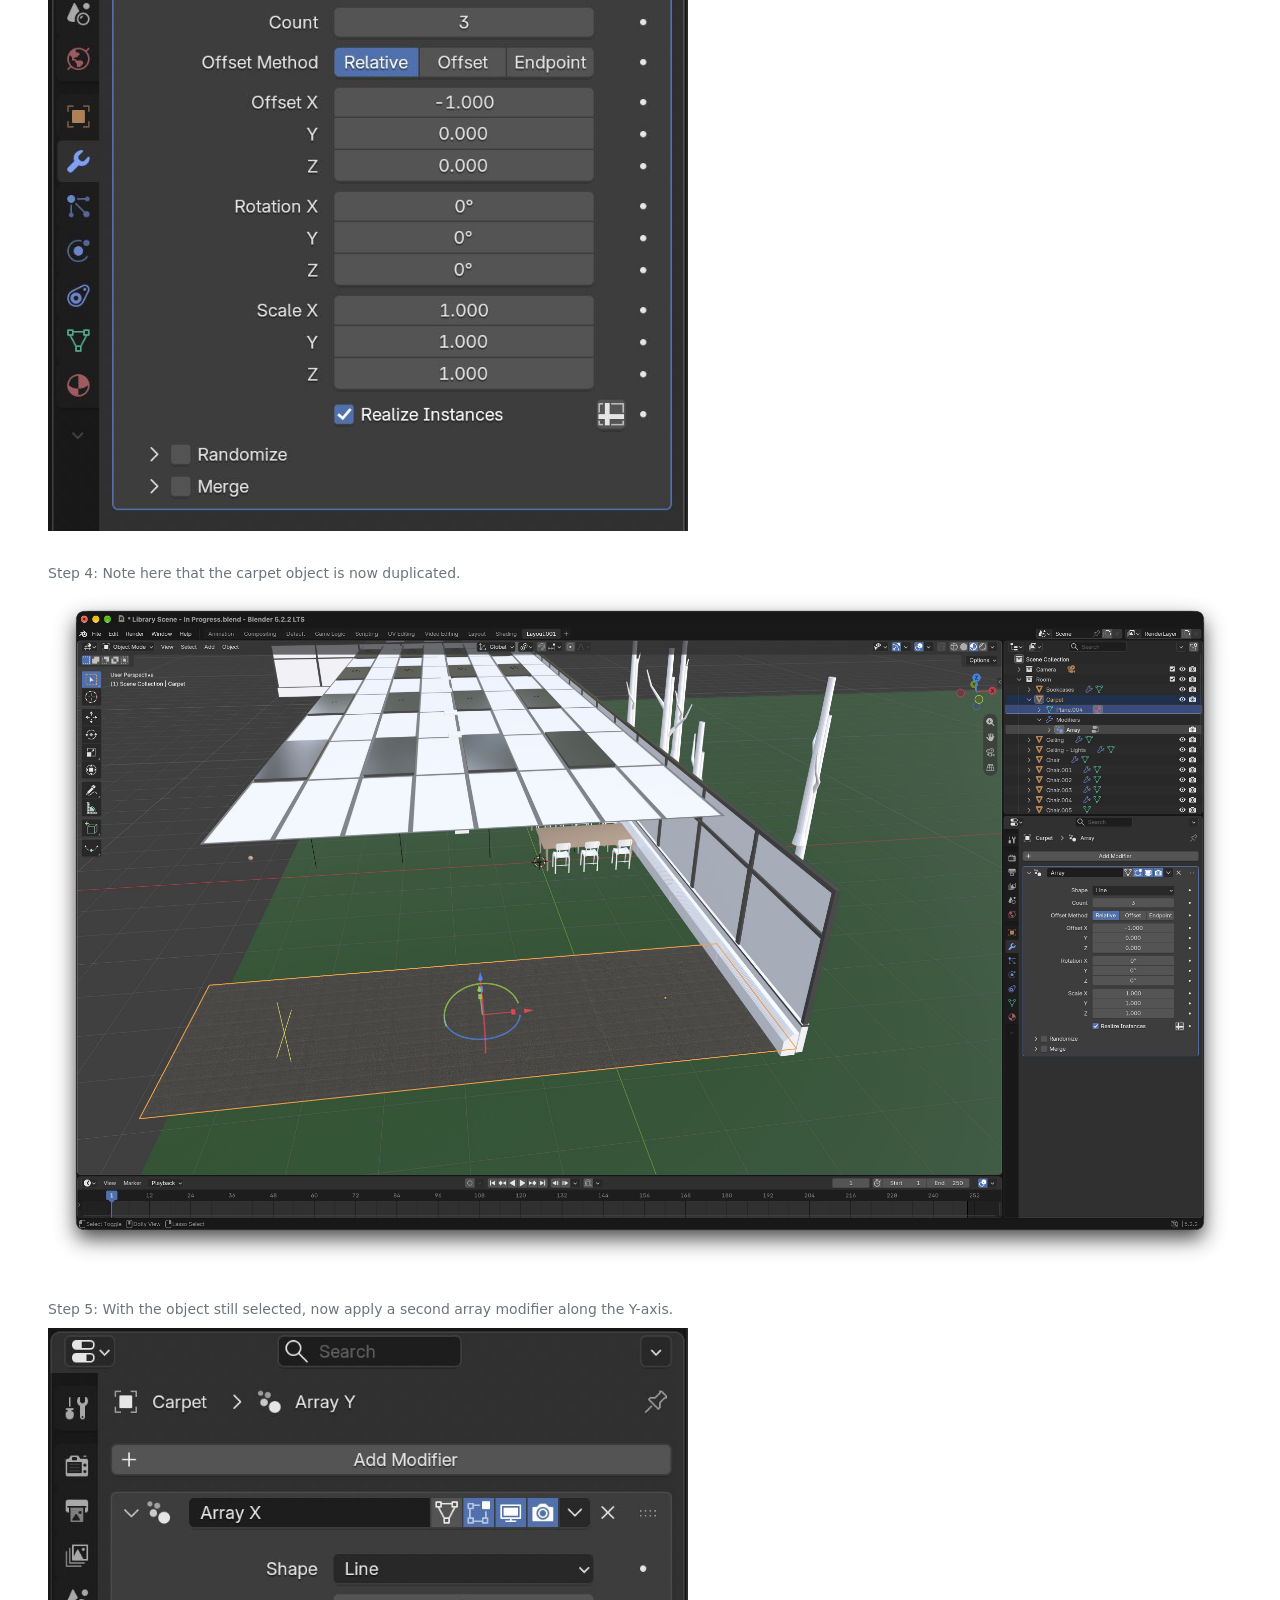
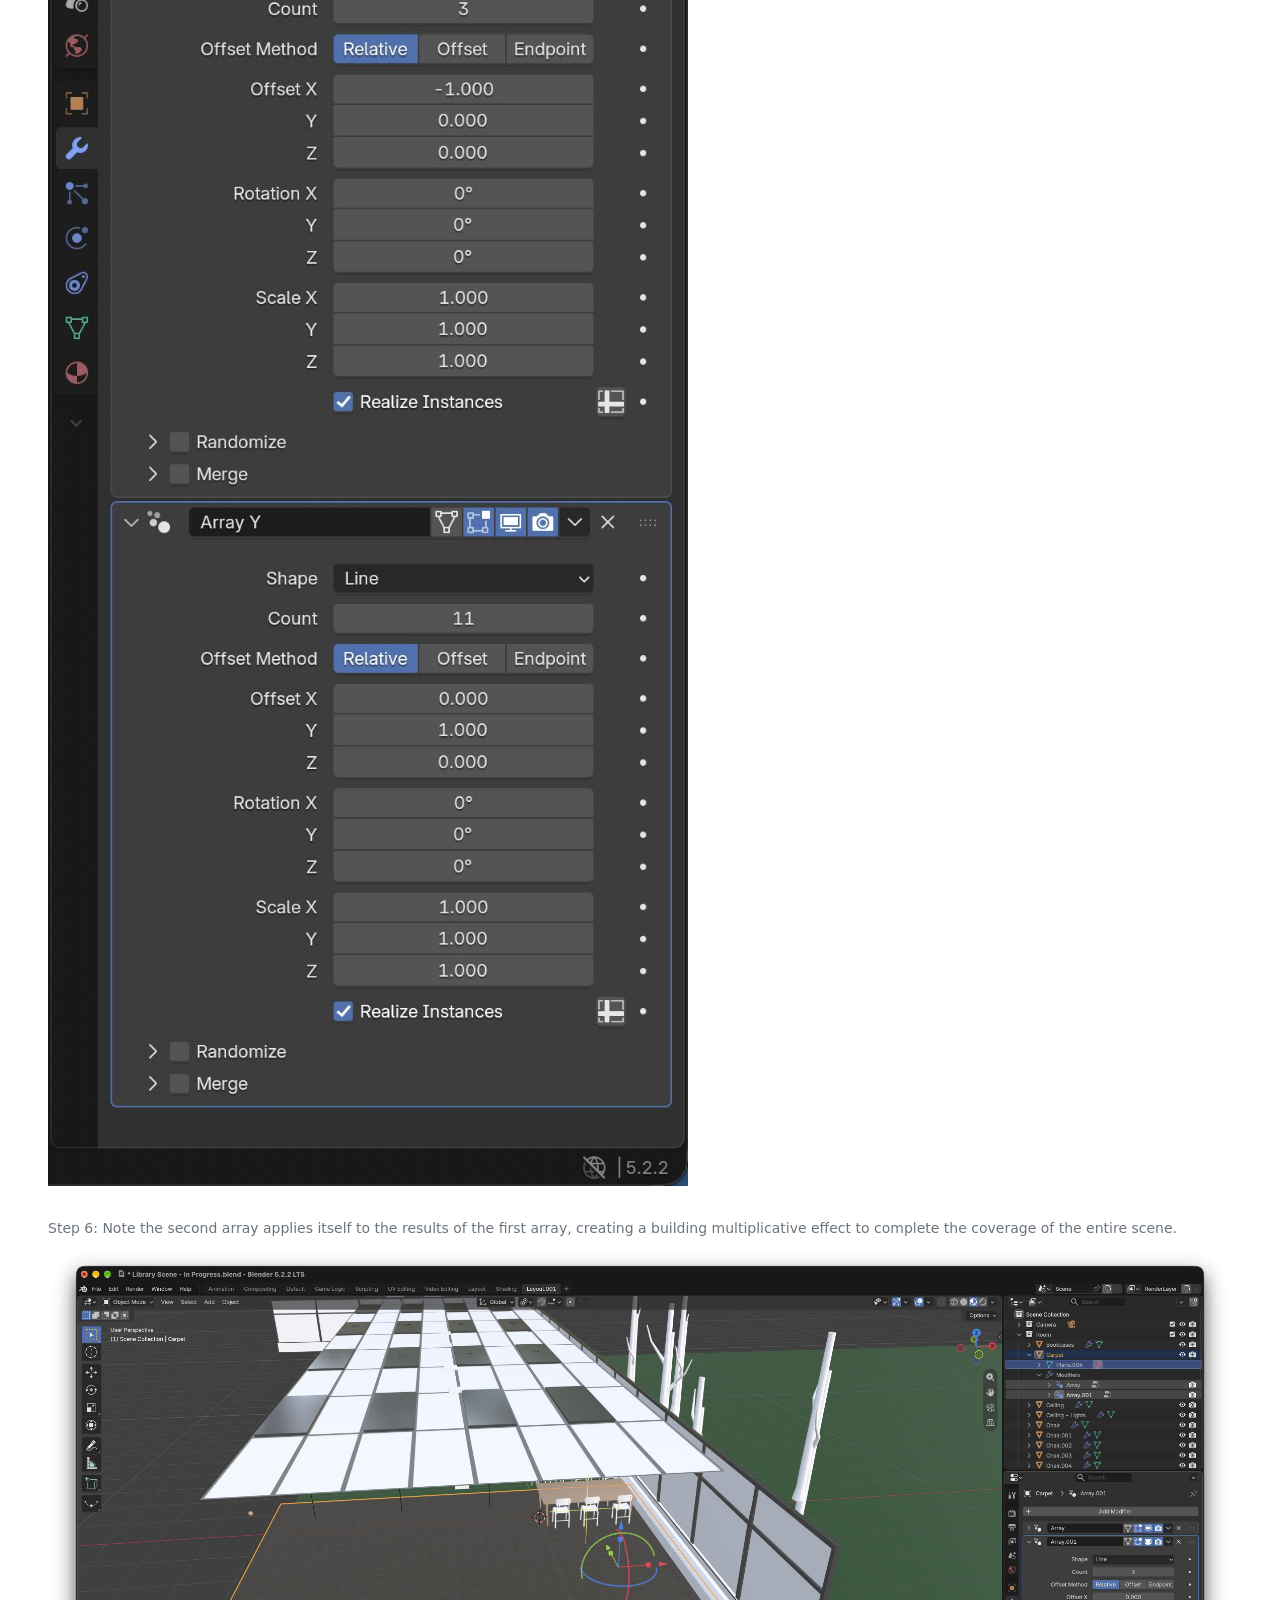
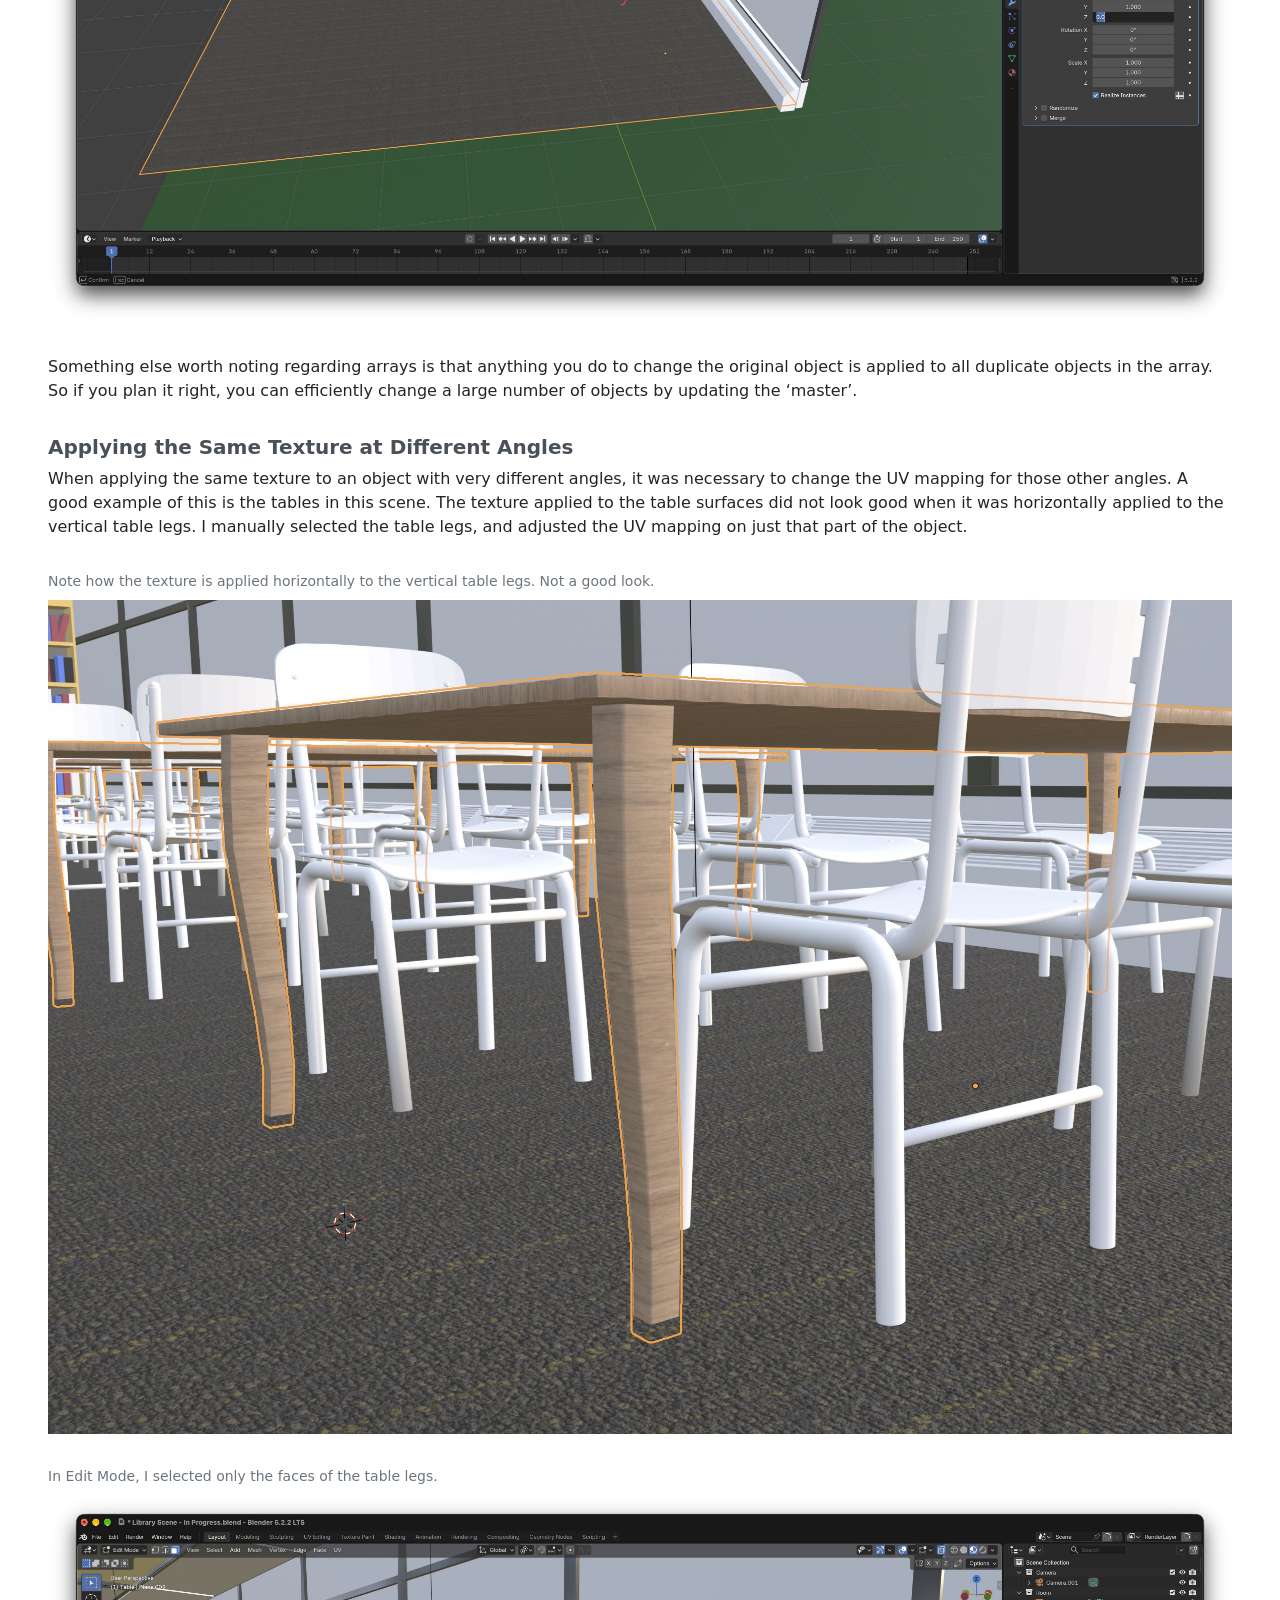
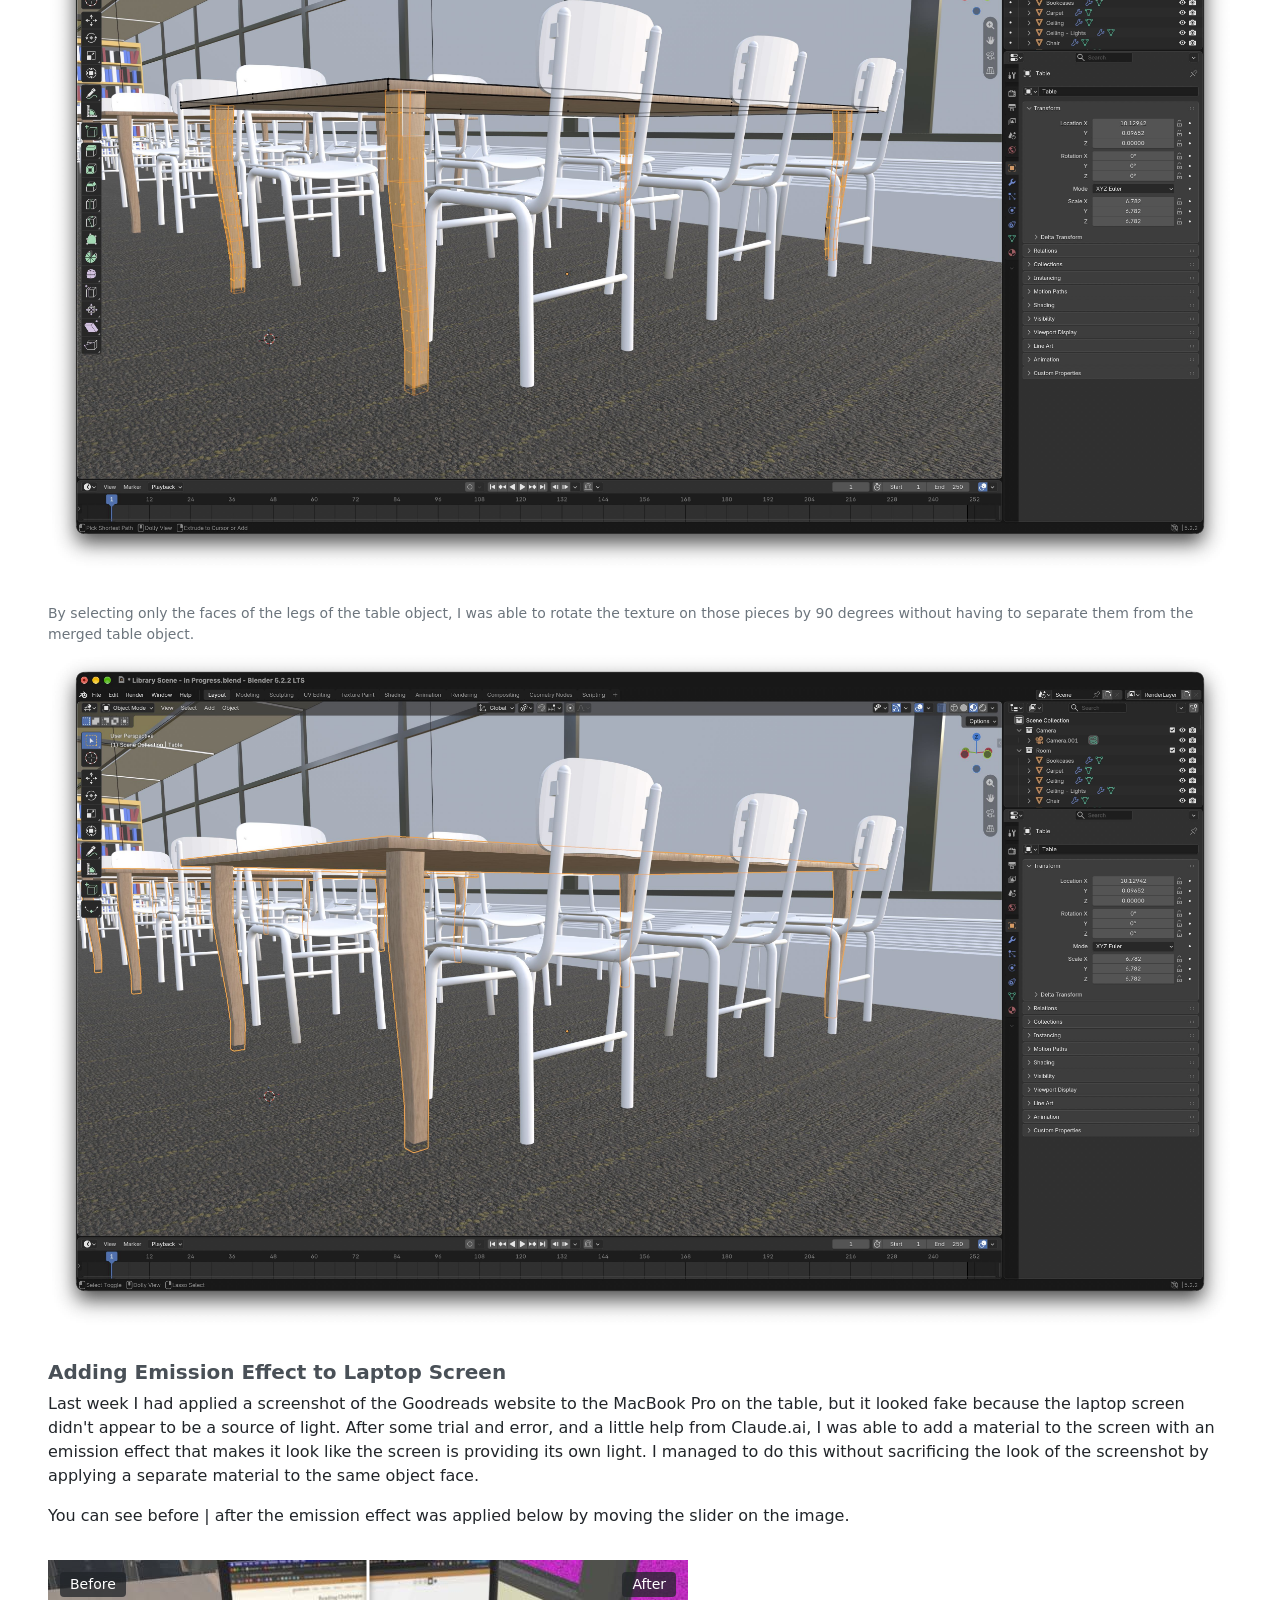
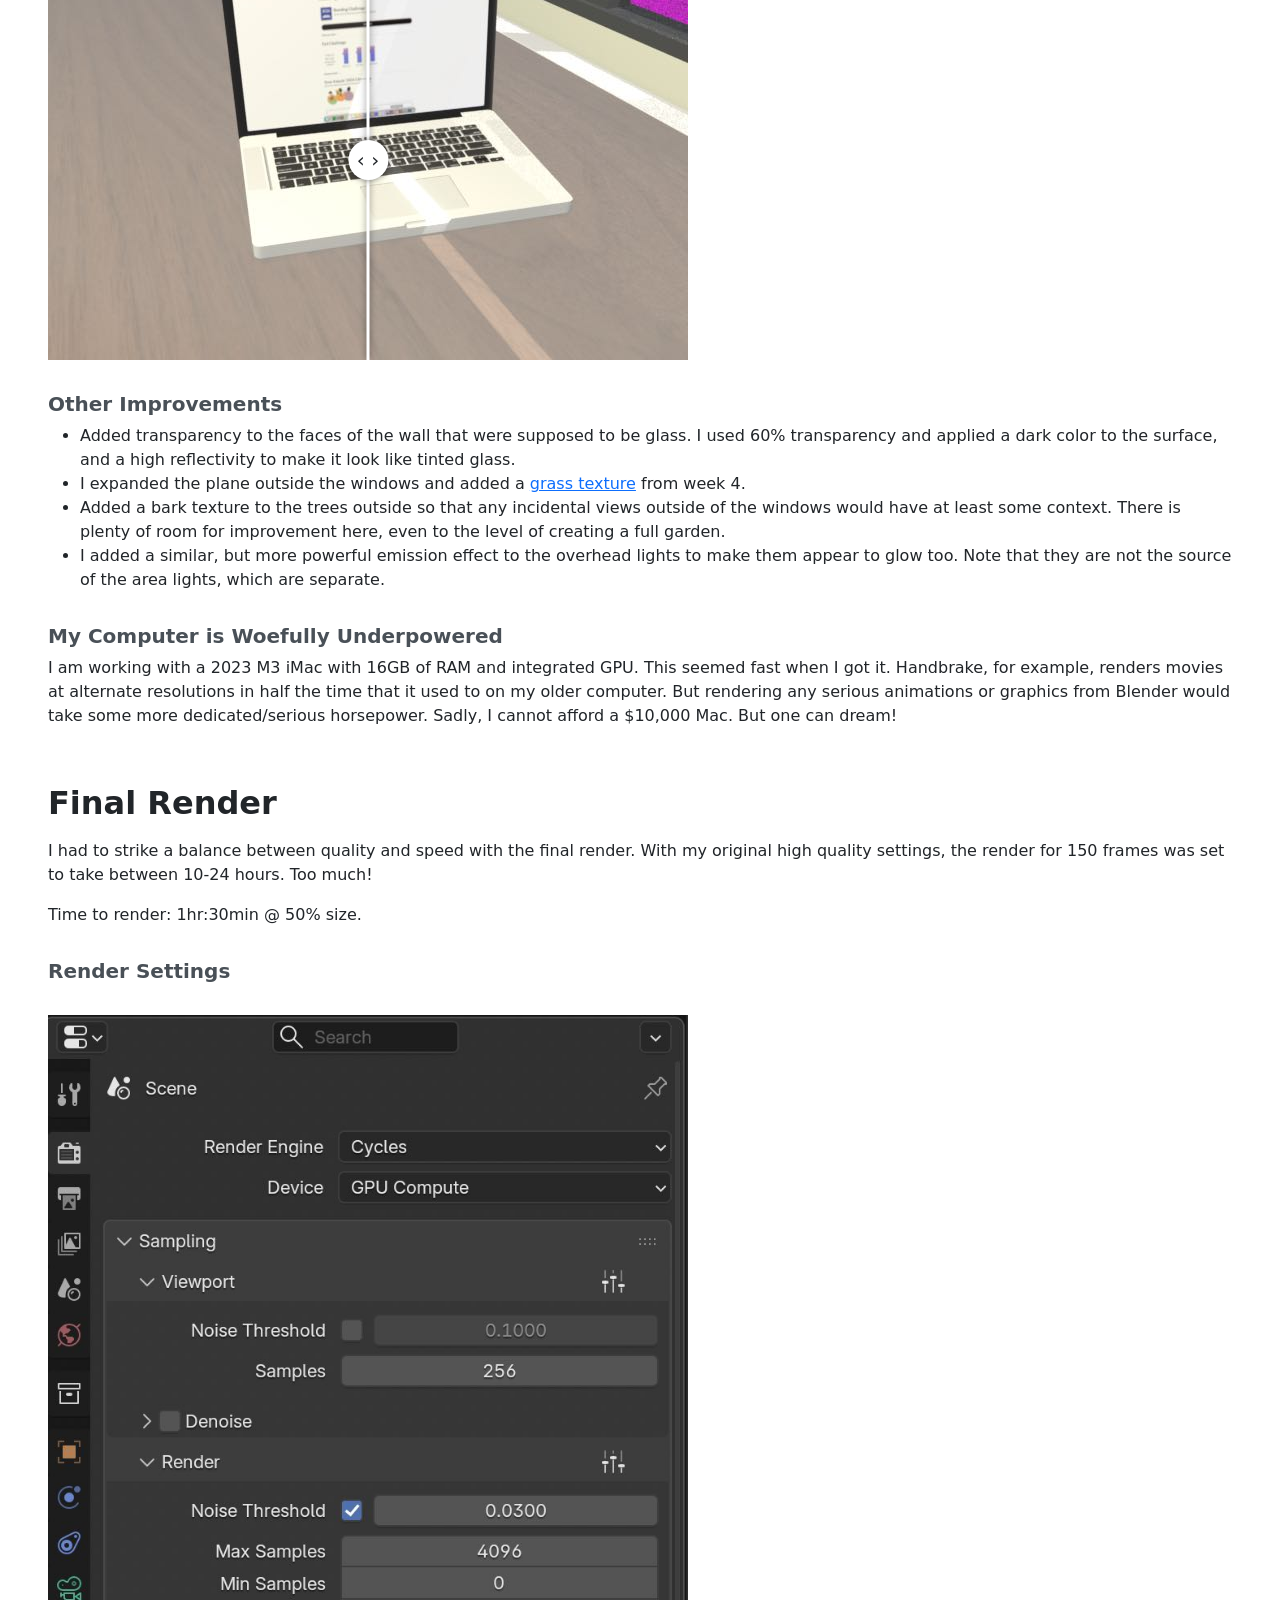
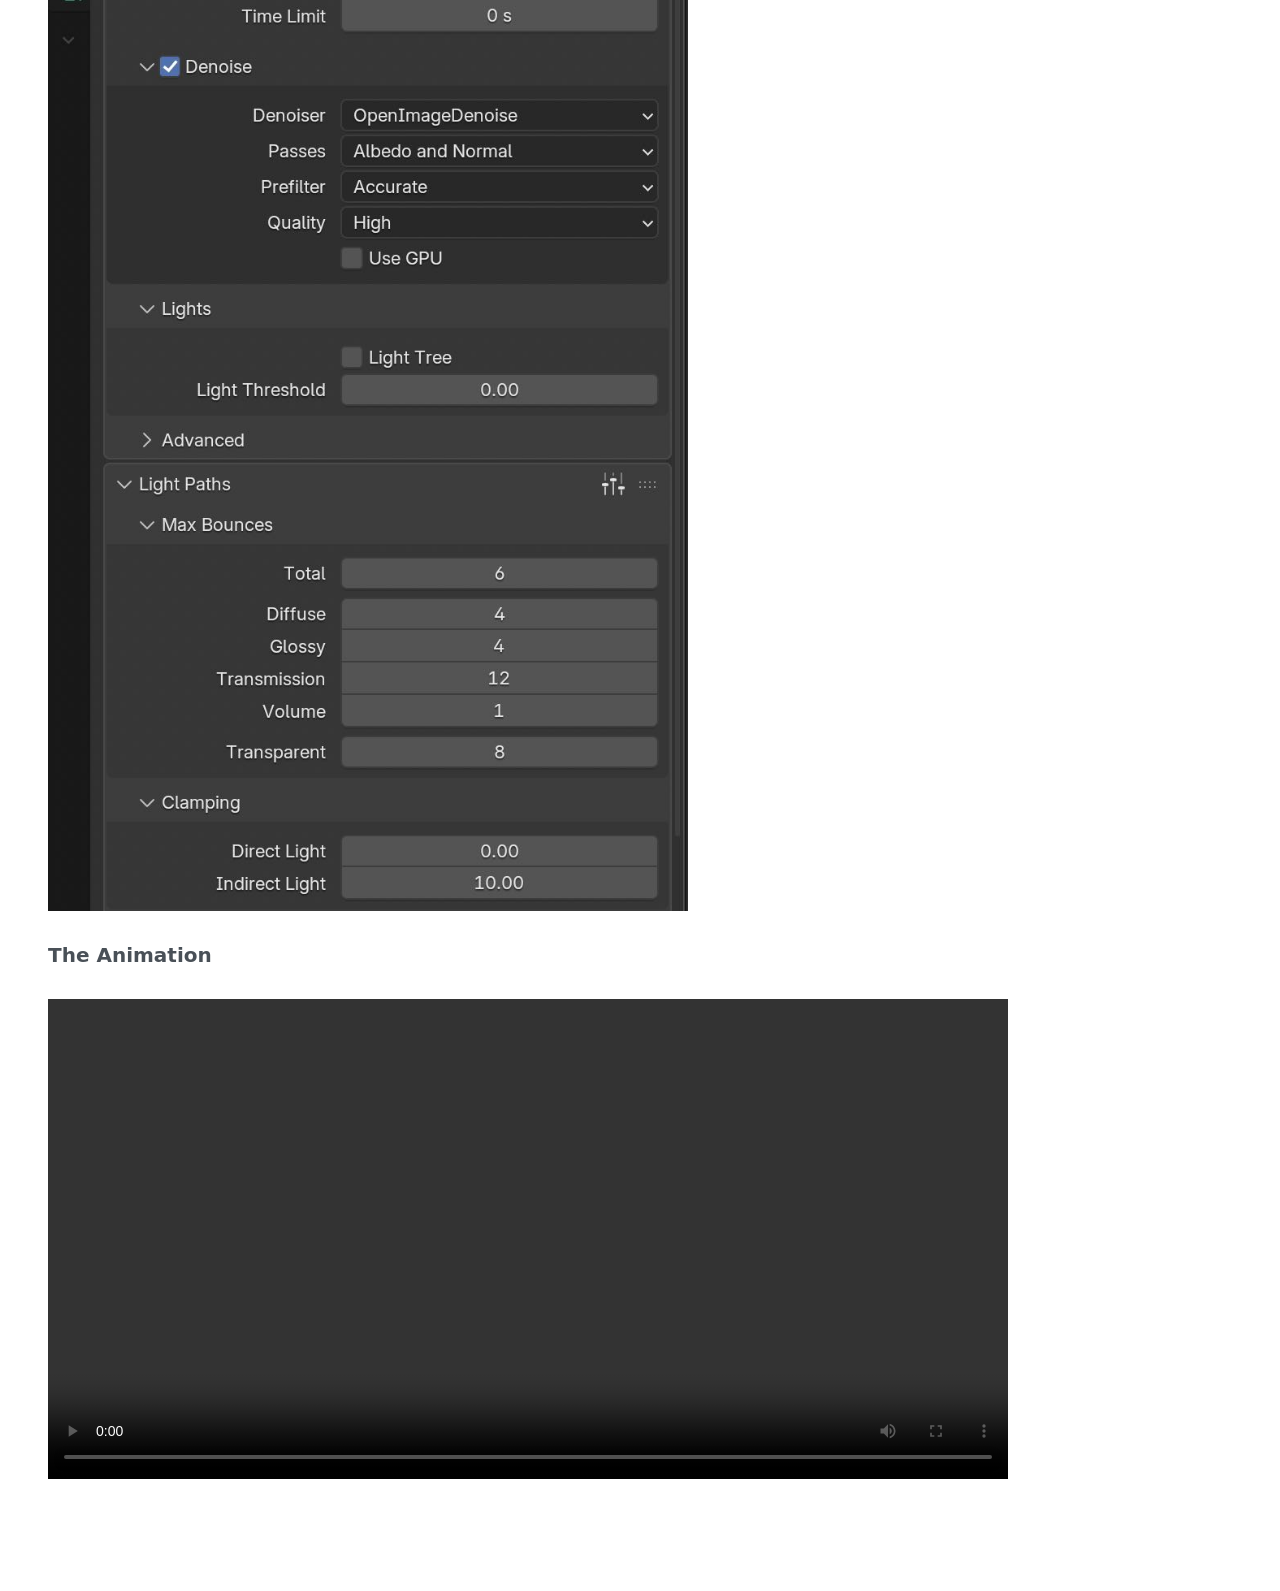
<file: week5/homework/index.html>
<!DOCTYPE html>
<html lang="en">
<head>
    <meta charset="UTF-8">
    <meta name="viewport" content="width=device-width, initial-scale=1.0">
    <title>Weeks 5-6 Homework</title>
    <link rel="stylesheet" href="styles.css">
</head>
<body>

    <main id="page">

        <header id="pageHeader">
            <p class="classInfo">
                Class: GIXD503A | Weeks 5 &mdash; 6<br>
                Assignment: Create a Product Interface in Blender<br>
                Angelo Outlaw
            </p>
            <h1>Create a Product Interface in Blender: Weeks 5 &mdash; 6</h1>
            <p class="lead">Place your Goodreads dashboard in an environment where a person would reasonably use it.</p>
        </header>

        <section id="resources-week-5">
            <h2>Resources</h2>
            <p><a href="https://blendswap.com/blend/2746">Scene: Library Setting</a></p>
            <p><a href="https://blendswap.com/blend/18312">Object: Laptop</a></p>
            <p><a href="https://blendswap.com/blend/18778">Scene: Study Room - Game Engine (did not use)</a></p>
            <p><a href="https://blendswap.com/blend/23627">Scene: Super Mario Galaxy: The Library (did not use)</a></p>
            <p><a href="https://blendswap.com/blend/31736">Materials: Procedural Materials v1.1</a></p>
        </section>

        <section id="process">
            <h2>Process</h2>
            <p>For this project, I decided to use a library as a place that someone might access their Goodreads website from. In this scenario, a person is trying to decide what books they will check out next, and they will use their dashboard to make recommendations. Then they will see if any of the recommended books are available at the library branch they are at.</p>
            <p>I started by looking for a scene that I could place the content in. I really wanted to find something that wasn't just an image, but a full interactive scene. I found sone on Blendswap.com, but they had pieces missing and/or weren't working like the sample picture showed at the time of download. Still, I think this is a good place to start. I can work with what was given and modify the materials and lighting to get it to a place where I want.</p>
            <p>I used the Library Setting, made some modifications to the lighting by turning the intensity of the area lights up to 3000, then added the Mac Laptop onto one of the tables.</p>
        </section>

        <section id="results">
            <h2>Results</h2>
            <p>I tried rendering each of the final images two different ways so that I could compare them.</p>
            <ol>
                <li>EVEE at 1024 samples</li>
                <li>Cycles with GPU Compute at 1024 samples</li>
            </ol>

            <h3>Close-up</h3>
            <p>Click or drag across the image to compare Cycles (left) with EEVEE (right).</p>

            <div class="compare" style="--position: 50%" tabindex="0" role="slider" aria-label="Close-up comparison: Cycles on the left, EEVEE on the right" aria-valuemin="0" aria-valuemax="100" aria-valuenow="50">
                <div class="compareLayer">
                    <img src="images/library-02.jpg" alt="Close-up EEVEE render of a laptop on a library table, with chairs and bookshelves behind it">
                    <span class="compareLabel labelRight">EEVEE</span>
                </div>
                <div class="compareLayer compareTop">
                    <img src="images/library-01.jpg" alt="Close-up Cycles render of the same laptop and library table">
                    <span class="compareLabel labelLeft">Cycles</span>
                </div>
                <div class="compareHandle"><span class="compareKnob">&lsaquo; &rsaquo;</span></div>
            </div>

            <h3>Wide Angle</h3>
            <p>Click or drag across the image to compare EEVEE (left) with Cycles (right).</p>

            <div class="compare" style="--position: 50%" tabindex="0" role="slider" aria-label="Wide angle comparison: EEVEE on the left, Cycles on the right" aria-valuemin="0" aria-valuemax="100" aria-valuenow="50">
                <div class="compareLayer">
                    <img src="images/library-04.jpg" alt="Wide angle Cycles render of the library, with pillars, bookshelves, and tables with chairs">
                    <span class="compareLabel labelRight">Cycles</span>
                </div>
                <div class="compareLayer compareTop">
                    <img src="images/library-03.jpg" alt="Wide angle EEVEE render of the same library view">
                    <span class="compareLabel labelLeft">EEVEE</span>
                </div>
                <div class="compareHandle"><span class="compareKnob">&lsaquo; &rsaquo;</span></div>
            </div>

            <h3>Zoomed Out</h3>
            <div class="imageFull">
                <img src="images/library-05.jpg" alt="Zoomed out view of the entire library scene">
            </div>

            <h3>Questions</h3>
            <p>I tried applying a wood texture from the Procedural Materials pack to the library tables and the color worked, but the texture didn't seem to come through. Why?</p>
            <p>Why didn't the lights and textures work when I opened the original scene file that I had downloaded? It seems like maybe some linked image files were missing?</p>
        </section>

        <hr />

        <section id="week-6">
            <h1>Create a Product Interface in Blender: Week 6</h1>
            <p>In the second week of this project, I focused on refining what I had started with, resolving some texture issues on the space that I downloaded, and adding some additional elements, improved textures, and lighting effects. I also spent some time removing parts of the scene and materials that did not apply so that I could keep my file clean.</p>
        </section>

        <section id="resources-week-6">
            <h2>Resources</h2>
            <ul>
                <li>Polyhaven &gt; Textures &gt; <a href="https://polyhaven.com/a/dirty_carpet" target="_blank">Dirty Carpet</a></li>
                <li>Polyhaven &gt; Textures &gt; <a href="https://polyhaven.com/a/oak_veneer_05" target="_blank">Oak Veneer 05</a></li>
                <li>Polyhaven &gt; Textures &gt; <a href="https://polyhaven.com/a/plastered_wall_04" target="_blank">Plastered Wall 04</a></li>
                <li>Polyhaven &gt; Textures &gt; <a href="https://polyhaven.com/a/grass_medium_01" target="_blank">Grass Medium 01</a></li>
                <li>Polyhaven &gt; Textures &gt; <a href="https://polyhaven.com/a/bark_brown_01" target="_blank">Bark Brown 01</a></li>
                <li>Polyhaven &gt; Textures &gt; <a href="https://polyhaven.com/a/plastered_wall" target="_blank">Plastered Wall</a></li>
            </ul>
        </section>

        <section id="challenges">
            <h2>Challenges / Observations</h2>
            <p>After last week, I knew I would be working against several challenges that I was unable to resolve and had kicked to a later milestone.</p>
            <p>The biggest, and most frustrating of these was that many of the links to the textures that were used in the scene that I downloaded were broken or not working properly. To make it worse, when I added textures, I could only see a color applied rather than the texture itself. After several hours of trying to diagnose, I referred the problem to Claude.ai, which quickly identified that the object did not have UV maps applied. So when I would add a texture, it would only find and render the color of the first pixel it saw from the texture. Once this was resolved, I was able to start adding textures.</p>

            <h3>Using Arrays</h3>
            <p>Another thing I noticed was that the scene made efficient use of arrays, which duplicate elements multiple times to create many-from-one. An example of this was the way the floor was laid out. It used a single large floor tile, which was duplicated along the X-axis, then again along the Y-axis, to create a multiplicative effect. Let's look at how I did this with the carpet.</p>

            <div class="imageFull">
                <p class="caption">Step 1: Create the carpet plane, apply the Dirty Carpet texture.</p>
                <img src="images/carpet_array_01.jpg" alt="Zoomed out view of the scene with the first carpet tile added">
            </div>

            <div class="imageFull">
                <p class="caption">Step 2: Generate an array from the carpet object by selecting the carpet and choosing Modifier &gt; Generate &gt; Array.</p>
                <img src="images/carpet_array_02.jpg" alt="Zoomed out view of the scene with the first carpet tile added, with Modifier &gt; Generate &gt; Array selected">
            </div>

            <div class="imageFull imageNarrow">
                <p class="caption">Step 3: Duplicate your object across a single axis. In this case I used the X-axis.</p>
                <img src="images/carpet_array_settings_01.jpg" alt="Array settings applied to duplicate the object along the X-axis">
            </div>

            <div class="imageFull">
                <p class="caption">Step 4: Note here that the carpet object is now duplicated.</p>
                <img src="images/carpet_array_03.jpg" alt="Zoomed out view of the scene with the carpet tile duplicated along the X-axis">
            </div>

            <div class="imageFull imageNarrow">
                <p class="caption">Step 5: With the object still selected, now apply a second array modifier along the Y-axis.</p>
                <img src="images/carpet_array_settings_02.jpg" alt="Array settings applied to duplicate the element across the Y-axis">
            </div>

            <div class="imageFull">
                <p class="caption">Step 6: Note the second array applies itself to the results of the first array, creating a building multiplicative effect to complete the coverage of the entire scene.</p>
                <img src="images/carpet_array_04.jpg" alt="Zoomed out view of the scene showing the carpet duplicated across the X and Y-axis to create full coverage of the scene">
            </div>

            <p>Something else worth noting regarding arrays is that anything you do to change the original object is applied to all duplicate objects in the array. So if you plan it right, you can efficiently change a large number of objects by updating the &lsquo;master&rsquo;.</p>

            <h3>Applying the Same Texture at Different Angles</h3>
            <p>When applying the same texture to an object with very different angles, it was necessary to change the UV mapping for those other angles. A good example of this is the tables in this scene. The texture applied to the table surfaces did not look good when it was horizontally applied to the vertical table legs. I manually selected the table legs, and adjusted the UV mapping on just that part of the object.</p>

            <div class="imageFull">
                <p class="caption">Note how the texture is applied horizontally to the vertical table legs. Not a good look.</p>
                <img src="images/table_uv_map_01.jpg" alt="Table object with the wood texture running the wrong direction on the table legs">
            </div>

            <div class="imageFull">
                <p class="caption">In Edit Mode, I selected only the faces of the table legs.</p>
                <img src="images/table_uv_map_03.jpg" alt="Table object in Edit Mode with only the faces of the table legs selected">
            </div>

            <div class="imageFull">
                <p class="caption">By selecting only the faces of the legs of the table object, I was able to rotate the texture on those pieces by 90 degrees without having to separate them from the merged table object.</p>
                <img src="images/table_uv_map_04.jpg" alt="Table object with the wood texture correctly running vertically on the table legs">
            </div>

            <h3>Adding Emission Effect to Laptop Screen</h3>
            <p>Last week I had applied a screenshot of the Goodreads website to the MacBook Pro on the table, but it looked fake because the laptop screen didn't appear to be a source of light. After some trial and error, and a little help from Claude.ai, I was able to add a material to the screen with an emission effect that makes it look like the screen is providing its own light. I managed to do this without sacrificing the look of the screenshot by applying a separate material to the same object face.</p>
            <p>You can see before | after the emission effect was applied below by moving the slider on the image.</p>

            <div class="compare compareSmall" style="--position: 50%" tabindex="0" role="slider" aria-label="Screen glow comparison: before on the left, after on the right" aria-valuemin="0" aria-valuemax="100" aria-valuenow="50">
                <div class="compareLayer">
                    <img src="images/screen_glow_after.jpg" alt="Laptop on the library table with the emission effect, so the screen glows and lights the table around it">
                    <span class="compareLabel labelRight">After</span>
                </div>
                <div class="compareLayer compareTop">
                    <img src="images/screen_glow_before.jpg" alt="The same laptop before the emission effect, with a flat, unlit screen">
                    <span class="compareLabel labelLeft">Before</span>
                </div>
                <div class="compareHandle"><span class="compareKnob">&lsaquo; &rsaquo;</span></div>
            </div>

            <h3>Other Improvements</h3>
            <ul>
                <li>Added transparency to the faces of the wall that were supposed to be glass. I used 60% transparency and applied a dark color to the surface, and a high reflectivity to make it look like tinted glass.</li>
                <li>I expanded the plane outside the windows and added a <a href="https://aoutlaw.github.io/IxD-CP1-Fall2026/week4/homework/" target="_blank">grass texture</a> from week 4.</li>
                <li>Added a bark texture to the trees outside so that any incidental views outside of the windows would have at least some context. There is plenty of room for improvement here, even to the level of creating a full garden.</li>
                <li>I added a similar, but more powerful emission effect to the overhead lights to make them appear to glow too. Note that they are not the source of the area lights, which are separate.</li>
            </ul>

            <h3>My Computer is Woefully Underpowered</h3>
            <p>I am working with a 2023 M3 iMac with 16GB of RAM and integrated GPU. This seemed fast when I got it. Handbrake, for example, renders movies at alternate resolutions in half the time that it used to on my older computer. But rendering any serious animations or graphics from Blender would take some more dedicated/serious horsepower. Sadly, I cannot afford a $10,000 Mac. But one can dream!</p>
        </section>

        <section id="final-render">
            <h2>Final Render</h2>
            <p>I had to strike a balance between quality and speed with the final render. With my original high quality settings, the render for 150 frames was set to take between 10-24 hours. Too much!</p>
            <p>Time to render: 1hr:30min @ 50% size.</p>

            <h3>Render Settings</h3>
            <div class="imageFull imageNarrow">
                <img src="images/final_render_settings.jpg" alt="Close up of my final render settings">
            </div>

            <h3>The Animation</h3>
            <!-- No loop or autoplay: each press of play runs the animation once and it stops on the final frame -->
            <div class="imageFull videoFrame">
                <video src="images/library_scene.mp4" width="960" height="540" controls playsinline preload="metadata">
                    <a href="images/library_scene.mp4">Download the library scene animation</a>
                </video>
            </div>
        </section>


    </main>

<script src="script.js"></script>
</body>
</html>
</file>
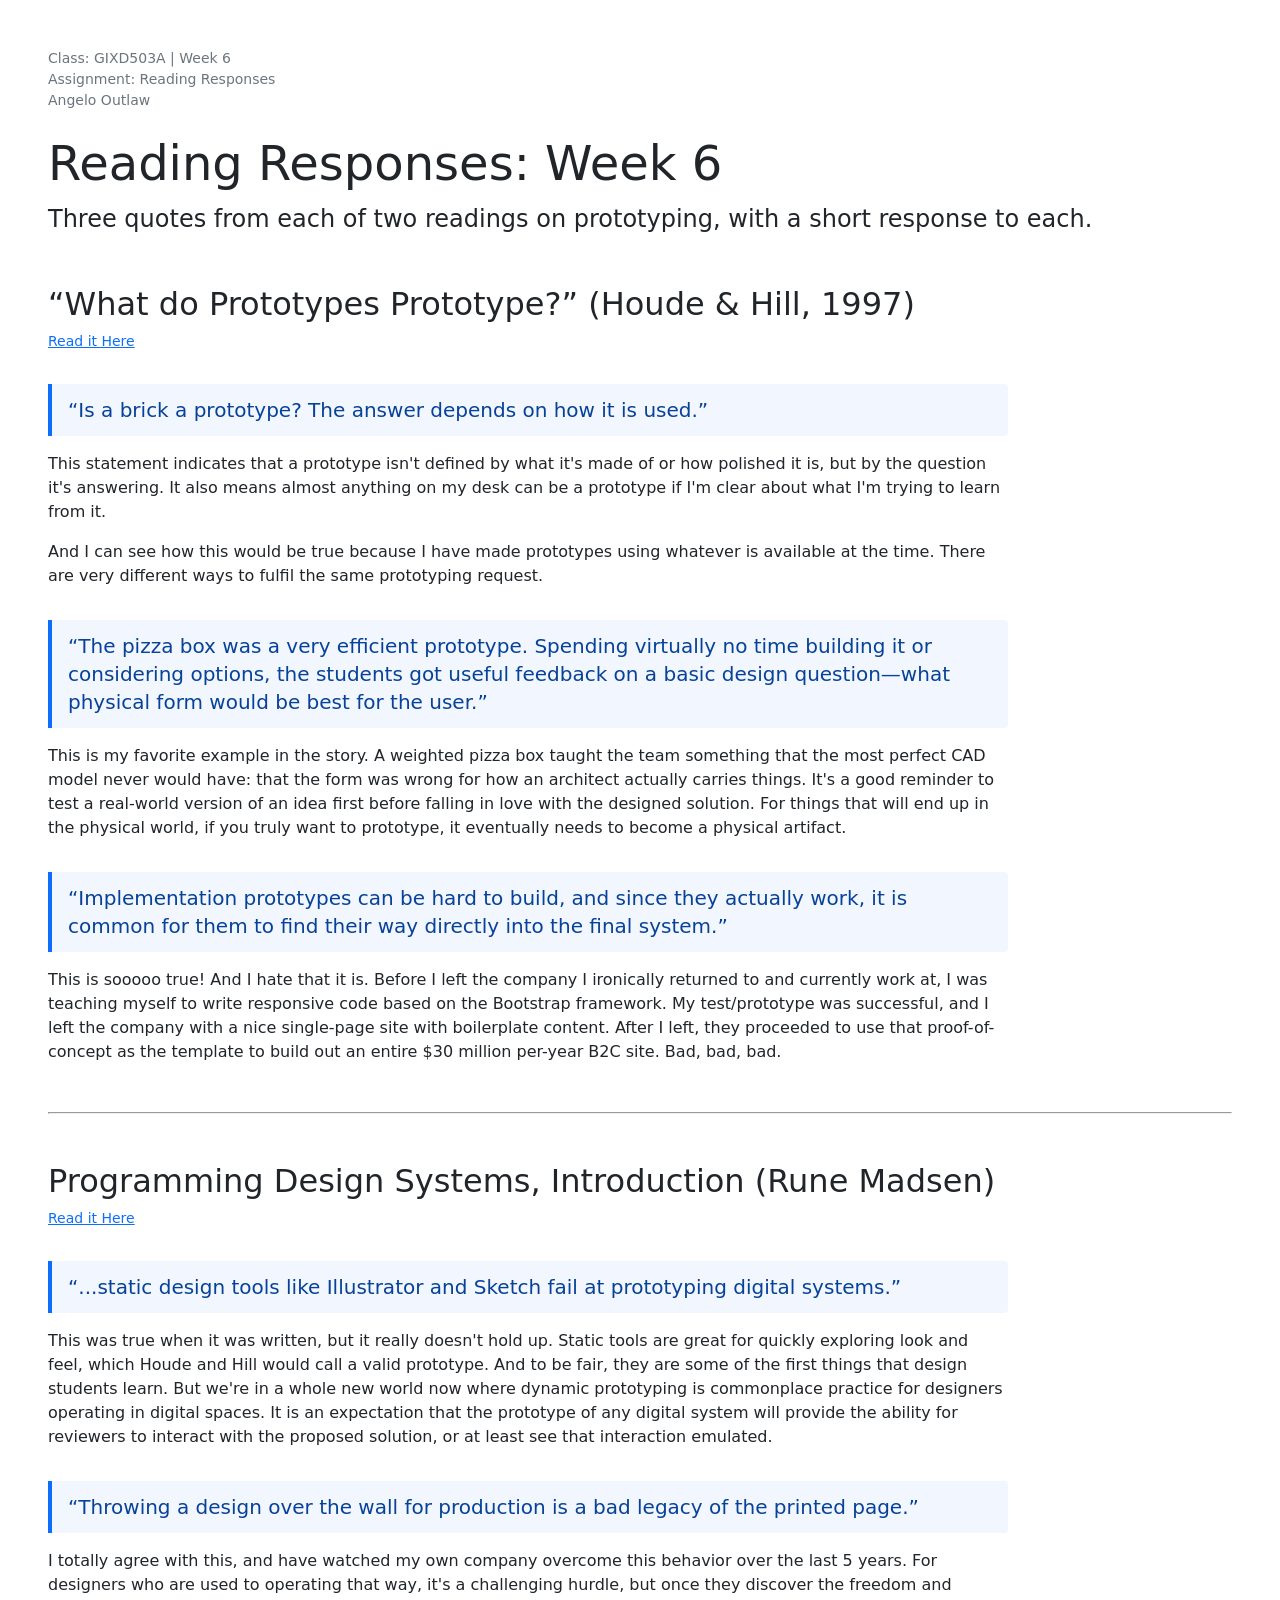
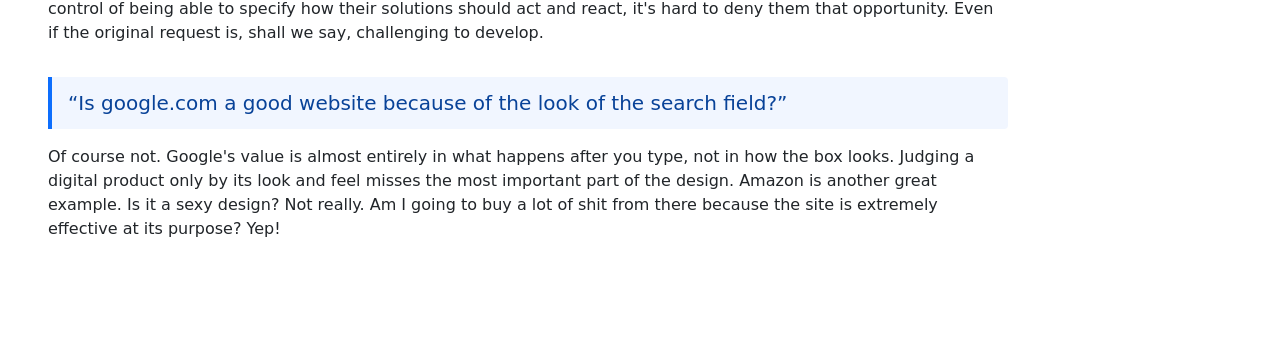
<file: week6/homework/index.html>
<!DOCTYPE html>
<html lang="en">
<head>
    <meta charset="UTF-8">
    <meta name="viewport" content="width=device-width, initial-scale=1.0">
    <title>Week 6 Reading Responses</title>
    <link rel="stylesheet" href="styles.css">
</head>
<body>

    <main id="page">

        <header id="pageHeader">
            <p class="classInfo">
                Class: GIXD503A | Week 6<br>
                Assignment: Reading Responses<br>
                Angelo Outlaw
            </p>
            <h1>Reading Responses: Week 6</h1>
            <p class="lead">Three quotes from each of two readings on prototyping, with a short response to each.</p>
        </header>

        <section id="what-do-prototypes-prototype">
            <h2>&ldquo;What do Prototypes Prototype?&rdquo; (Houde &amp; Hill, 1997)</h2>
            <p class="source"><a href="https://web.archive.org/web/20210304145346/https://hci.stanford.edu/courses/cs247/2012/readings/WhatDoPrototypesPrototype.pdf" target="_blank">Read it Here</a></p>

            <blockquote>&ldquo;Is a brick a prototype? The answer depends on how it is used.&rdquo;</blockquote>
            <p>This statement indicates that a prototype isn't defined by what it's made of or how polished it is, but by the question it's answering. It also means almost anything on my desk can be a prototype if I'm clear about what I'm trying to learn from it.</p>
            <p>And I can see how this would be true because I have made prototypes using whatever is available at the time. There are very different ways to fulfil the same prototyping request.</p>

            <blockquote>&ldquo;The pizza box was a very efficient prototype. Spending virtually no time building it or considering options, the students got useful feedback on a basic design question&mdash;what physical form would be best for the user.&rdquo;</blockquote>
            <p>This is my favorite example in the story. A weighted pizza box taught the team something that the most perfect CAD model never would have: that the form was wrong for how an architect actually carries things. It's a good reminder to test a real-world version of an idea first before falling in love with the designed solution. For things that will end up in the physical world, if you truly want to prototype, it eventually needs to become a physical artifact.</p>

            <blockquote>&ldquo;Implementation prototypes can be hard to build, and since they actually work, it is common for them to find their way directly into the final system.&rdquo;</blockquote>
            <p>This is sooooo true! And I hate that it is. Before I left the company I ironically returned to and currently work at, I was teaching myself to write responsive code based on the Bootstrap framework. My test/prototype was successful, and I left the company with a nice single-page site with boilerplate content. After I left, they proceeded to use that proof-of-concept as the template to build out an entire $30 million per-year B2C site. Bad, bad, bad.</p>
        </section>

        <hr />

        <section id="programming-design-systems">
            <h2>Programming Design Systems, Introduction (Rune Madsen)</h2>
            <p class="source"><a href="https://programmingdesignsystems.com/introduction/" target="_blank">Read it Here</a></p>

            <blockquote>&ldquo;...static design tools like Illustrator and Sketch fail at prototyping digital systems.&rdquo;</blockquote>
            <p>This was true when it was written, but it really doesn't hold up. Static tools are great for quickly exploring look and feel, which Houde and Hill would call a valid prototype. And to be fair, they are some of the first things that design students learn. But we're in a whole new world now where dynamic prototyping is commonplace practice for designers operating in digital spaces. It is an expectation that the prototype of any digital system will provide the ability for reviewers to interact with the proposed solution, or at least see that interaction emulated.</p>

            <blockquote>&ldquo;Throwing a design over the wall for production is a bad legacy of the printed page.&rdquo;</blockquote>
            <p>I totally agree with this, and have watched my own company overcome this behavior over the last 5 years. For designers who are used to operating that way, it's a challenging hurdle, but once they discover the freedom and control of being able to specify how their solutions should act and react, it's hard to deny them that opportunity. Even if the original request is, shall we say, challenging to develop.</p>

            <blockquote>&ldquo;Is google.com a good website because of the look of the search field?&rdquo;</blockquote>
            <p>Of course not. Google's value is almost entirely in what happens after you type, not in how the box looks. Judging a digital product only by its look and feel misses the most important part of the design. Amazon is another great example. Is it a sexy design? Not really. Am I going to buy a lot of shit from there because the site is extremely effective at its purpose? Yep!</p>
        </section>

    </main>

</body>
</html>
</file>
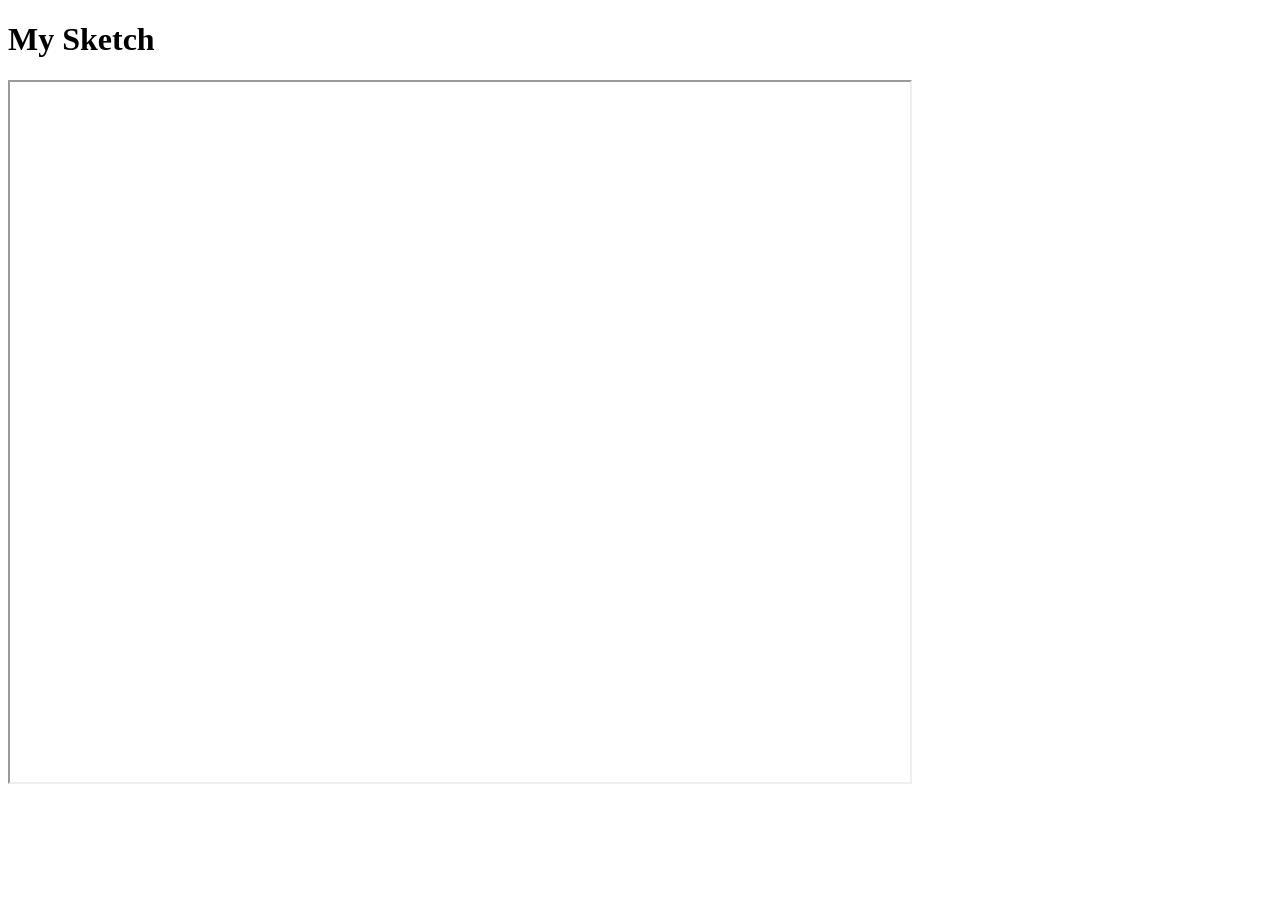
<file: week8/inClass/index.html>
<!DOCTYPE html>
<html lang="en">
<head>
    <meta charset="UTF-8">
    <meta name="viewport" content="width=device-width, initial-scale=1.0">
    <title>Document</title>
</head>
<body>
    <h1>My Sketch</h1>
    <iframe src="https://editor.p5js.org/angelo.outlaw/full/0qCNaR8jj" width="900" height="700"></iframe>
</body>
</html>
</file>
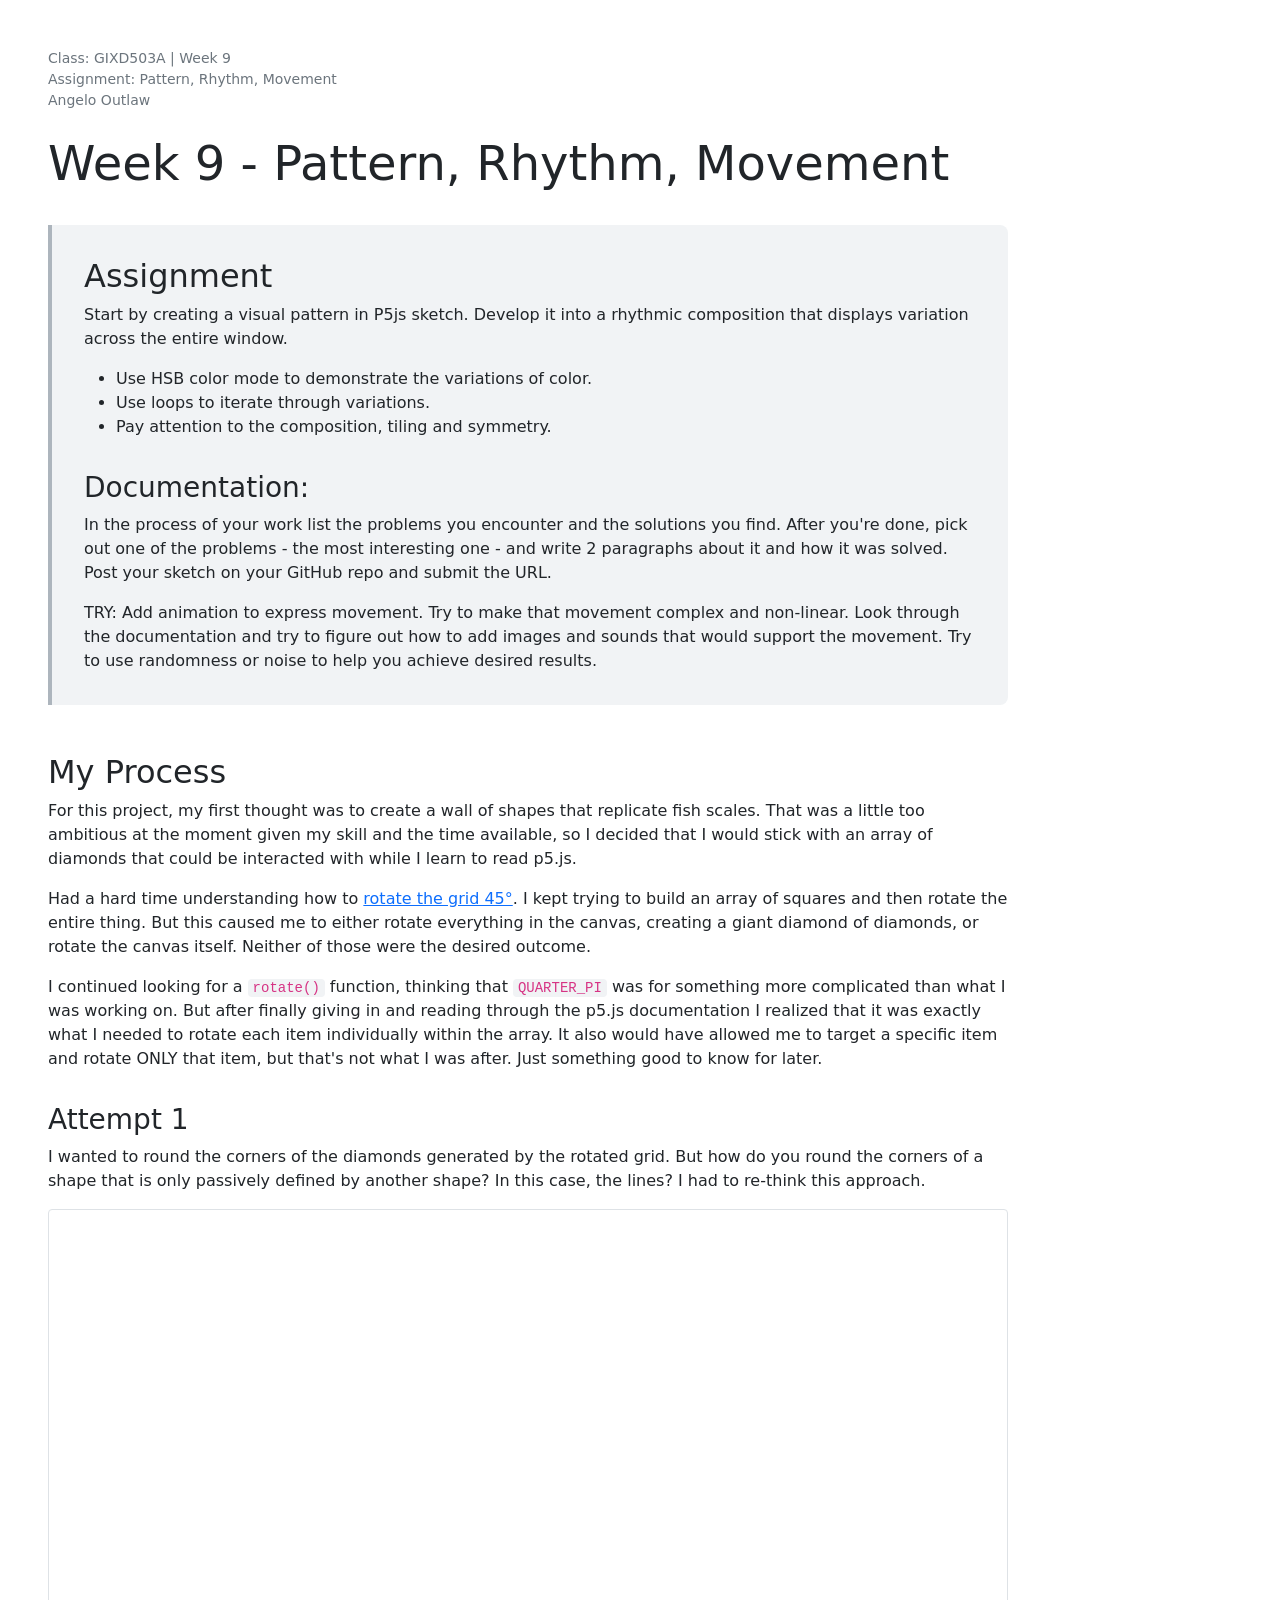
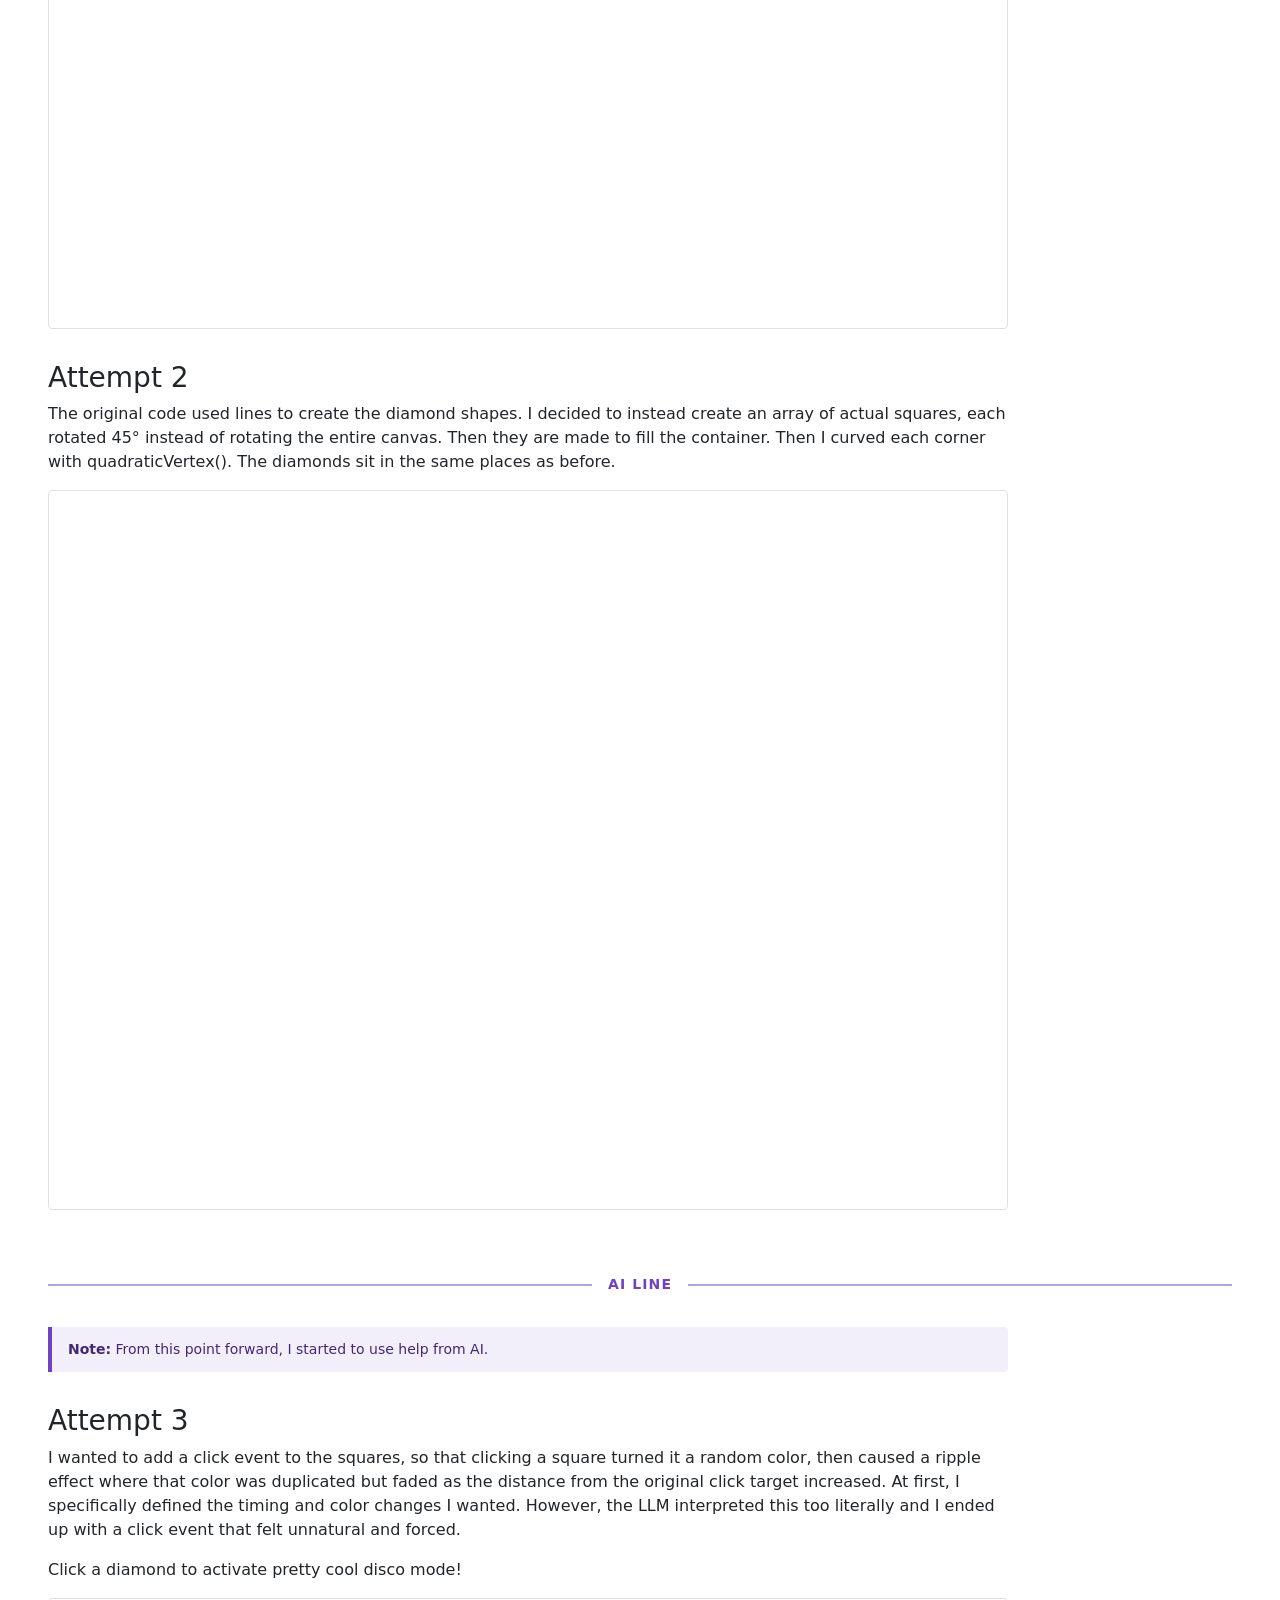
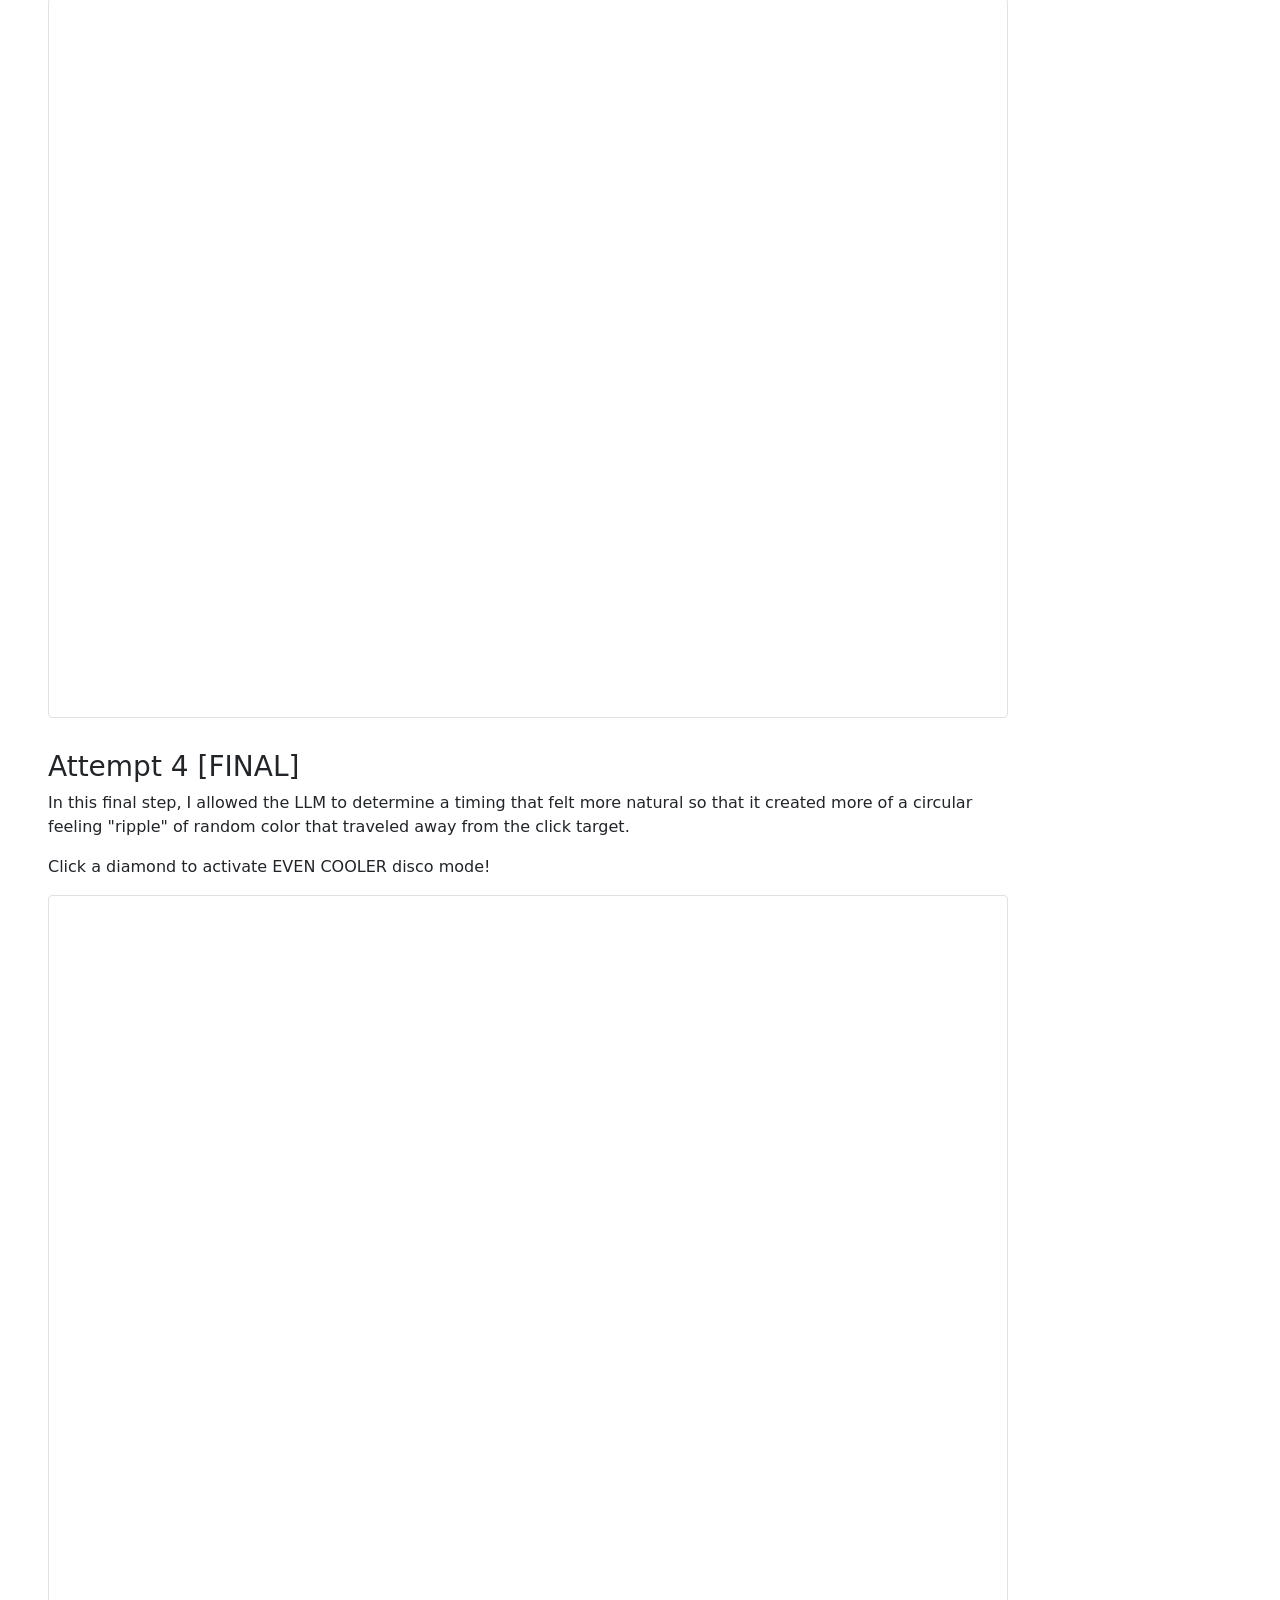
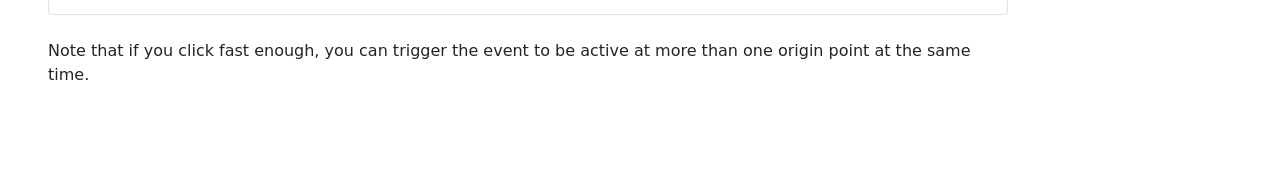
<file: week9/homework/index.html>
<!DOCTYPE html>
<html lang="en">
<head>
    <meta charset="UTF-8">
    <meta name="viewport" content="width=device-width, initial-scale=1.0">
    <title>CP1 - Week 9 - Homework</title>
    <link rel="stylesheet" href="styles.css">
</head>
<body>

    <main id="page">

        <header id="pageHeader">
            <p class="classInfo">
                Class: GIXD503A | Week 9<br>
                Assignment: Pattern, Rhythm, Movement<br>
                Angelo Outlaw
            </p>
            <h1>Week 9 - Pattern, Rhythm, Movement</h1>
        </header>

        <section id="assignment" class="assignment">
            <h2>Assignment</h2>
            <p>Start by creating a visual pattern in P5js sketch. Develop it into a rhythmic composition that displays variation across the entire window.</p>
            <ul>
                <li>Use HSB color mode to demonstrate the variations of color.</li>
                <li>Use loops to iterate through variations.</li>
                <li>Pay attention to the composition, tiling and symmetry.</li>
            </ul>

            <h3>Documentation:</h3>

            <p>In the process of your work list the problems you encounter and the solutions you find. After you're done, pick out one of the problems - the most interesting one - and write 2 paragraphs about it and how it was solved. Post your sketch on your GitHub repo and submit the URL.</p>

            <p>TRY: Add animation to express movement. Try to make that movement complex and non-linear. Look through the documentation and try to figure out how to add images and sounds that would support the movement. Try to use randomness or noise to help you achieve desired results.</p>
        </section>

        <section id="process">
            <h2>My Process</h2>
            <p>For this project, my first thought was to create a wall of shapes that replicate fish scales. That was a little too ambitious at the moment given my skill and the time available, so I decided that I would stick with an array of diamonds that could be interacted with while I learn to read p5.js.</p>

            <p>Had a hard time understanding how to <a href="https://p5js.org/reference/p5/rotate/" target="_blank">rotate the grid 45°</a>. I kept trying to build an array of squares and then rotate the entire thing. But this caused me to either rotate everything in the canvas, creating a giant diamond of diamonds, or rotate the canvas itself. Neither of those were the desired outcome.</p>

            <p>I continued looking for a <code>rotate()</code> function, thinking that <code>QUARTER_PI</code> was for something more complicated than what I was working on. But after finally giving in and reading through the p5.js documentation I realized that it was exactly what I needed to rotate each item individually within the array. It also would have allowed me to target a specific item and rotate ONLY that item, but that's not what I was after. Just something good to know for later.</p>

            <h3>Attempt 1</h3>
            <p>I wanted to round the corners of the diamonds generated by the rotated grid. But how do you round the corners of a shape that is only passively defined by another shape? In this case, the lines? I had to re-think this approach.</p>

            <iframe src="https://editor.p5js.org/angelo.outlaw/full/Ur5YGIa8F" title="Attempt 1 p5.js sketch"></iframe>

            <h3>Attempt 2</h3>
            <p>The original code used lines to create the diamond shapes. I decided to instead create an array of actual squares, each rotated 45° instead of rotating the entire canvas. Then they are made to fill the container. Then I curved each corner with quadraticVertex(). The diamonds sit in the same places as before.</p>

            <iframe src="https://editor.p5js.org/angelo.outlaw/full/xEmTjN4in" title="Attempt 2 p5.js sketch"></iframe>
        </section>

        <!-- Everything above this line is my own work; everything below was AI-assisted -->
        <div class="aiDivider">
            <hr>
            <p>AI line</p>
            <hr>
        </div>

        <section id="ai-assisted">
            <p class="note"><strong>Note:</strong> From this point forward, I started to use help from AI.</p>

            <h3>Attempt 3</h3>
            <p>I wanted to add a click event to the squares, so that clicking a square turned it a random color, then caused a ripple effect where that color was duplicated but faded as the distance from the original click target increased. At first, I specifically defined the timing and color changes I wanted. However, the LLM interpreted this too literally and I ended up with a click event that felt unnatural and forced. </p>

            <p>Click a diamond to activate pretty cool disco mode!</p>

            <iframe src="https://editor.p5js.org/angelo.outlaw/full/67BgGXxOM" title="Attempt 3 p5.js sketch"></iframe>

            <h3>Attempt 4 [FINAL]</h3>
            <p>In this final step, I allowed the LLM to determine a timing that felt more natural so that it created more of a circular feeling "ripple" of random color that traveled away from the click target.</p>

            <p>Click a diamond to activate EVEN COOLER disco mode!</p>

            <iframe src="https://editor.p5js.org/angelo.outlaw/full/GvVxUg_dW9" title="Attempt 4 p5.js sketch"></iframe>

            <p>Note that if you click fast enough, you can trigger the event to be active at more than one origin point at the same time.</p>
        </section>

    </main>

</body>
</html>
</file>
<file: week10/homework/styles.css>
/* Mobile-first: the base styles below are the mobile layout (320-767px).
   The tablet (768-1080px) and desktop (1081px and up) sections at the
   bottom only override what changes. */

* {
    box-sizing: border-box;
}


/* ------------------------------------------------ */
/* ------------------ Text styles ----------------- */
/* ------------------------------------------------ */

body {
    min-width: 320px;
    margin: 0;
    font-family: system-ui, -apple-system, "Segoe UI", Roboto, "Helvetica Neue", "Noto Sans", "Liberation Sans", Arial, sans-serif;
    font-size: 1rem;
    font-weight: 400;
    line-height: 1.5;
    color: #212529;
    background-color: #fff;
    -webkit-text-size-adjust: 100%;
}

h1, h2, h3 {
    margin-top: 0;
    margin-bottom: 0.5rem;
    font-weight: 500;
    line-height: 1.2;
}

h1 {
    font-size: min(calc(1.425rem + 2.1vw), 3rem);
}

h2 {
    margin-top: 3rem;
    font-size: min(calc(1.325rem + 0.9vw), 2rem);
}

h3 {
    margin-top: 2rem;
    font-size: min(calc(1.3rem + 0.6vw), 1.75rem);
}

p {
    margin-top: 0;
    margin-bottom: 1rem;
}

/* Small, muted class details above the title, styled like a footnote */
.classInfo {
    margin-bottom: 1.5rem;
    font-size: 0.875rem;
    color: #6c757d;
}

ul, ol {
    margin-top: 0;
    margin-bottom: 1rem;
    padding-left: 2rem;
}

a {
    color: #0d6efd;
    text-decoration: underline;
}

a:hover {
    color: #0a58ca;
}

/* p5.js functions and constants mentioned in the text, so they read as
   code instead of regular words */
code {
    padding: 0.1em 0.35em;
    font-family: ui-monospace, SFMono-Regular, Menlo, Monaco, Consolas, "Liberation Mono", "Courier New", monospace;
    font-size: 0.875em;
    color: #d63384;
    background-color: #f1f3f5;
    border-radius: 0.25rem;
}


/* ------------------------------------------------ */
/* -------------------- Layout -------------------- */
/* ------------------------------------------------ */

#page {
    max-width: 1440px;
    margin: 0 auto;
    padding: 24px 16px 48px;
}

/* Keeps the write-up at a comfortable line length */
section {
    max-width: 960px;
}

/* The assignment brief from the class sits in a gray panel so it's
   clearly separate from my own write-up below it */
.assignment {
    margin-top: 2rem;
    padding: 1.5rem 1rem 0.5rem;
    background-color: #f1f3f5;
    border-left: 4px solid #adb5bd;
    border-radius: 0 0.5rem 0.5rem 0;
}

.assignment h2 {
    margin-top: 0;
}

/* Embedded p5.js sketches: full width on small screens, capped on larger
   ones so they don't stretch past the text column */
iframe {
    display: block;
    width: 100%;
    max-width: 960px;
    height: auto;
    aspect-ratio: 4 / 3;
    margin: 1rem 0 1.5rem;
    border: 1px solid #dee2e6;
    border-radius: 0.25rem;
}

/* Divider marking the switch to AI-assisted work: a rule on each side
   with the label centered between them. The rules grow and shrink to
   fill whatever width the window has. */
.aiDivider {
    display: flex;
    align-items: center;
    gap: 1rem;
    margin: 4rem 0 2rem;
    color: #6f42c1;
}

.aiDivider hr {
    flex: 1;
    margin: 0;
    border: 0;
    border-top: 2px solid currentColor;
    opacity: 0.5;
}

.aiDivider p {
    margin: 0;
    font-size: 0.875rem;
    font-weight: 600;
    letter-spacing: 0.08em;
    text-transform: uppercase;
    white-space: nowrap;
}

/* Callout under the AI divider. Uses the same purple as the divider so
   the two read as one marker. */
.note {
    padding: 0.75rem 1rem;
    font-size: 0.875rem;
    color: #432874;
    background-color: #f3effa;
    border-left: 4px solid #6f42c1;
    border-radius: 0 0.25rem 0.25rem 0;
}


/* ------------------------------------------------ */
/* -------------------- Tablet -------------------- */
/* ------------------------------------------------ */

@media (min-width: 768px) {
    #page {
        padding: 32px 32px 64px;
    }

    .assignment {
        padding: 2rem 2rem 1rem;
    }
}


/* ------------------------------------------------ */
/* -------------------- Desktop ------------------- */
/* ------------------------------------------------ */

@media (min-width: 1081px) {
    #page {
        padding: 48px 48px 80px;
    }
}
</file>
<file: week2/homework/styles.css>
/* Aquatic Warehouse — responsive hero
   Mobile-first: base styles are for 320–575px,
   then media queries add changes at 576px and 768px. */

/* ---------- Base (320px – 575px) ---------- */

* { box-sizing: border-box; }

body {
  margin: 0;
  background: #01080C;
  font-family: Lato, Helvetica, Arial, sans-serif;
}

.page {
  min-height: 100vh;
  background: linear-gradient(#0C4F62, #03212E 46%, #000407);
}

/* Shared heading style */
.brand-name,
.eyebrow,
h1,
.enter-label {
  font-family: Oswald, sans-serif;
  text-transform: uppercase;
}

/* Hero: single column — logo, image, text, enter link */
.hero {
  display: flex;
  flex-direction: column;
}

.brand {
  display: flex;
  align-items: center;
  justify-content: center;
  gap: 12px;
  padding: 20px;
  color: #fff;
}

.brand svg { 
  width: 64px; 
  height: auto; 
}

.brand-name {
  font-size: 13px;
  letter-spacing: 0.24em;
  white-space: nowrap;
}

/* Full width, 250px tall at 320px, and grows proportionally */
.hero-image {
  aspect-ratio: 320 / 250;
  background: url("images/iwagumi-moss.jpg") center / cover;
}

.hero-text {
  padding: 28px 20px 0;
}

/* The "-— Freshwater" label is hidden on small screens */
.eyebrow {
  display: none;
  align-items: center;
  gap: 14px;
  margin-bottom: 24px;
  font-size: 12px;
  letter-spacing: 0.4em;
  color: #7CE6B4;
}

.eyebrow-line {
  width: 44px;
  height: 1px;
  background: #7CE6B4;
}

h1 {
  margin: 0;
  font-size: 40px;
  line-height: 1;
  color: #fff;
}

.hero-text p {
  max-width: 560px;
  margin: 18px 0 0;
  font-weight: 300;
  line-height: 1.6;
  color: #C8DCDC;
}

/* Enter: centered, arrow above the word */
.enter {
  display: flex;
  flex-direction: column;
  align-items: center;
  gap: 12px;
  padding: 36px 20px 48px;
  color: #fff;
  text-decoration: none;
}

.enter-circle {
  width: 66px;
  height: 66px;
  border: 1px solid #7CE6B4;
  border-radius: 50%;
  display: flex;
  align-items: center;
  justify-content: center;
}

.enter-label {
  font-size: 14px;
  letter-spacing: 0.32em;
}


/* ---------- 576px – 767px ---------- */

@media (min-width: 576px) {

  /* The hero fills the screen and the text sits on the image */
  .hero {
    position: relative;
    min-height: 100vh;
    padding: 28px 36px 40px;
  }

  /* Image becomes a full-size background behind everything,
     darkened so the text stays readable */
  .hero-image {
    position: absolute;
    inset: 0;
    aspect-ratio: auto;
    background-image: linear-gradient(rgba(1, 14, 20, 0.6), rgba(1, 14, 20, 0.6)), url("images/iwagumi-moss.jpg");
  }

  /* Keep the content layered on top of the image */
  .brand,
  .hero-text,
  .enter {
    position: relative;
    z-index: 1;
    padding: 0;
  }

  /* Text takes the leftover space and centers vertically */
  .hero-text {
    flex: 1;
    display: flex;
    flex-direction: column;
    justify-content: center;
  }

  .brand svg { width: 80px; }

  .eyebrow { display: flex; }

  h1 { font-size: 64px; }

  .hero-text p { font-size: 18px; }
}


/* ---------- 768px and up ---------- */

@media (min-width: 768px) {

  /* Set the max-width of the page and center it in the viewport */
  .page {
    max-width: 1440px;
    margin: 0 auto;
  }

  .hero { padding: 34px 44px 40px; }

  /* Logo and name move to the left on desktop sizes */
  .brand { justify-content: flex-start; }

  h1 { font-size: 88px; }

  .hero-text p { font-size: 20px; }

  /* Enter sits bottom-left with the word beside the arrow */
  .enter {
    flex-direction: row;
    align-self: flex-start;
    gap: 22px;
  }
}
</file>
<file: week3/homework/styles.css>
html, body {
    height: 100vh;
    margin: 0;
}

body {
    max-width: 1280px;
    margin: 0 auto;
    padding: 16px;
    box-sizing: border-box;
    background-color: #EFECE1;
}

/* Thumbnail column takes 1/4 width, focus image takes 3/4.

   - max height = window height minus the body's top/bottom padding (32px)
   - min height = 300px */
#gallery {
    --gap: 16px;
    display: grid;
    grid-template-columns: 1fr 3fr;
    column-gap: var(--gap);
    align-items: start;
    width: min(100%, calc(100dvh - 32px + var(--gap)));
    min-width: calc(300px + var(--gap));
    margin: 0 auto;
}

#thumbStrip {
    position: relative;
}

#thumbnails {
    display: flex;
    flex-direction: column;
    gap: var(--gap);
}

/* Square containers. Each one is shrunk by 3/4 of a gap so the four
   thumbnails plus the three gaps between them add up to the same height
   as the 3:4 focus image. */
.thumb {
    width: calc(100% - var(--gap) * 0.75);
    aspect-ratio: 1 / 1;
    overflow: hidden;
    display: flex;
    align-items: center;
    cursor: pointer;
}

/* Marks the thumbnail currently shown in the focus area. The negative offset
   draws the outline inside the box so the scrolling row on mobile can't clip it. */
.thumb.selected {
    outline: 4px solid darkblue;
    outline-offset: -4px;
}

/* Image fits the width; the extra height is cropped by the container */
.thumb img {
    width: 100%;
    height: auto;
    display: block;
}

#focusPic {
    width: 100%;
    aspect-ratio: 3 / 4;
    object-fit: cover;
    display: block;
}

/* Arrow buttons are only used on mobile */
.arrowBtn {
    display: none;
}


/* ------------------------------------------------ */
/* -------------------- Mobile -------------------- */
/* ------------------------------------------------ */
@media (max-width: 600px) {

    /* Thumbnail row on top, focus image below */
    #gallery {
        --thumbSize: 100px;
        display: flex;
        flex-direction: column;
        align-items: stretch;
        gap: var(--gap);
        width: 100%;
        min-width: 0;
    }

    /* Single row that scrolls sideways when it doesn't fit (swipe to move) */
    #thumbnails {
        flex-direction: row;
        justify-content: space-between;
        overflow-x: auto;
        scroll-snap-type: x mandatory;
    }

    .thumb {
        flex: 0 0 var(--thumbSize);
        width: var(--thumbSize);
        min-width: var(--thumbSize);
        min-height: var(--thumbSize);
        scroll-snap-align: start;
    }

    /* Whole gallery stays between 300px and the window height:
       focus image gets whatever is left after the thumbnail row and gap */
    #focusPic {
        max-height: calc(100dvh - 32px - var(--thumbSize) - var(--gap));
        min-height: calc(300px - var(--thumbSize) - var(--gap));
    }

    /* Arrows sit over the ends of the thumbnail row.
       script.js hides them when there is nothing to scroll. */
    .arrowBtn {
        display: flex;
        align-items: center;
        justify-content: center;
        position: absolute;
        top: 50%;
        transform: translateY(-50%);
        z-index: 1;
        width: 32px;
        height: 32px;
        padding: 0 0 3px;
        border: none;
        border-radius: 50%;
        background-color: rgba(255, 255, 255, 0.85);
        box-shadow: 0 1px 4px rgba(0, 0, 0, 0.3);
        font-size: 24px;
        line-height: 1;
        cursor: pointer;
    }

    #prevBtn {
        left: 4px;
    }

    #nextBtn {
        right: 4px;
    }
}
</file>
<file: week3/inClass/style.css>
html, body {
    height: 100vh;
    width: 100vw;
    background-color: cornflowerblue;
    margin: 0;
}

button {
    margin: 10px;
}
</file>
<file: week4/homework/styles.css>
/* Mobile-first: the base styles below are the mobile layout (320-767px).
   The tablet (768-1080px) and desktop (1081px and up) sections at the
   bottom only override what changes. */

* {
    box-sizing: border-box;
}


/* ------------------------------------------------ */
/* ------------------ Text styles ----------------- */
/* ------------------------------------------------ */

body {
    min-width: 320px;
    margin: 0;
    font-family: system-ui, -apple-system, "Segoe UI", Roboto, "Helvetica Neue", "Noto Sans", "Liberation Sans", Arial, sans-serif;
    font-size: 1rem;
    font-weight: 400;
    line-height: 1.5;
    color: #212529;
    background-color: #fff;
    -webkit-text-size-adjust: 100%;
}

h1, h2, h3 {
    margin-top: 0;
    margin-bottom: 0.5rem;
    font-weight: 500;
    line-height: 1.2;
}

h1 {
    font-size: min(calc(1.425rem + 2.1vw), 3rem);
}

h2 {
    margin-top: 3rem;
    font-size: min(calc(1.325rem + 0.9vw), 2rem);
}

h3 {
    margin-top: 2rem;
    font-size: min(calc(1.3rem + 0.6vw), 1.75rem);
}

p {
    margin-top: 0;
    margin-bottom: 1rem;
}

.lead {
    font-size: 1.25rem;
    font-weight: 300;
}

/* Small, muted class details above the title, styled like a footnote */
.classInfo {
    margin-bottom: 1.5rem;
    font-size: 0.875rem;
    color: #6c757d;
}

ul {
    margin-top: 0;
    margin-bottom: 1rem;
    padding-left: 2rem;
}

a {
    color: #0d6efd;
    text-decoration: underline;
}

a:hover {
    color: #0a58ca;
}


/* ------------------------------------------------ */
/* -------------------- Layout -------------------- */
/* ------------------------------------------------ */

#page {
    max-width: 1440px;
    margin: 0 auto;
    padding: 24px 16px 48px;
}

/* Both image containers stop growing at 1280px and stay left-aligned.
   One column on mobile, so the images stack vertically. */
.imagePair,
.imageFull {
    display: grid;
    gap: 20px;
    max-width: 1280px;
    margin: 24px 0;
}

img {
    display: block;
    width: 100%;
    height: auto;
}

/* The two sketch photos are slightly different shapes. Cropping both to 4:3
   keeps them the same height when they sit side by side. */
.imagePair img {
    aspect-ratio: 4 / 3;
    object-fit: cover;
}


/* ------------------------------------------------ */
/* -------------------- Tablet -------------------- */
/* ------------------------------------------------ */

@media (min-width: 768px) {
    #page {
        padding: 32px 32px 64px;
    }

    .lead {
        font-size: 1.5rem;
    }

    .imagePair,
    .imageFull {
        margin: 32px 0;
    }

    .imagePair {
        grid-template-columns: 1fr 1fr;
        gap: 20px;
    }
}


/* ------------------------------------------------ */
/* -------------------- Desktop ------------------- */
/* ------------------------------------------------ */

@media (min-width: 1081px) {
    #page {
        padding: 48px 48px 80px;
    }

    .imagePair,
    .imageFull {
        gap: 40px;
    }
}
</file>
<file: week5/homework/styles.css>
/* Mobile-first: the base styles below are the mobile layout (320-767px).
   The tablet (768-1080px) and desktop (1081px and up) sections at the
   bottom only override what changes. */

* {
    box-sizing: border-box;
}


/* ------------------------------------------------ */
/* ------------------ Text styles ----------------- */
/* ------------------------------------------------ */

body {
    min-width: 320px;
    margin: 0;
    font-family: system-ui, -apple-system, "Segoe UI", Roboto, "Helvetica Neue", "Noto Sans", "Liberation Sans", Arial, sans-serif;
    font-size: 1rem;
    font-weight: 400;
    line-height: 1.5;
    color: #212529;
    background-color: #fff;
    -webkit-text-size-adjust: 100%;
}

h1, h2, h3 {
    margin-top: 0;
    margin-bottom: 0.5rem;
    line-height: 1.2;
}

/* Page titles: biggest and heaviest, pulled slightly tighter */
h1 {
    font-size: min(calc(1.6rem + 2.6vw), 3.5rem);
    font-weight: 700;
    letter-spacing: -0.02em;
}

/* Section headings: medium size and semibold */
h2 {
    margin-top: 3.5rem;
    margin-bottom: 1rem;
    font-size: min(calc(1.3rem + 0.9vw), 2rem);
    font-weight: 600;
}

/* Sub-topics inside a section: small and muted so they read as labels */
h3 {
    margin-top: 2rem;
    font-size: 1.25rem;
    font-weight: 600;
    color: #495057;
}

p {
    margin-top: 0;
    margin-bottom: 1rem;
}

.lead {
    font-size: 1.25rem;
    font-weight: 300;
}

/* Small, muted class details above the title, styled like a footnote */
.classInfo {
    margin-bottom: 1.5rem;
    font-size: 0.875rem;
    color: #6c757d;
}

ul, ol {
    margin-top: 0;
    margin-bottom: 1rem;
    padding-left: 2rem;
}

a {
    color: #0d6efd;
    text-decoration: underline;
}

a:hover {
    color: #0a58ca;
}

/* Extra breathing room around the divider between the Week 5 and Week 6 write-ups */
hr {
    margin: 2rem 0;
}


/* ------------------------------------------------ */
/* -------------------- Layout -------------------- */
/* ------------------------------------------------ */

#page {
    max-width: 1440px;
    margin: 0 auto;
    padding: 24px 16px 48px;
}

img,
video {
    display: block;
    width: 100%;
    height: auto;
}

/* Single image container: stops growing at 1280px and stays left-aligned */
.imageFull {
    max-width: 1280px;
    margin: 24px 0;
}

/* Tall, skinny Blender settings screenshots stay narrow so they aren't
   blown up to full width. Tablet and desktop switch to half the screen. */
.imageNarrow {
    max-width: 400px;
}

/* The animation renders at 960x540, so it stops there instead of being
   stretched blurry */
.videoFrame {
    max-width: 960px;
}

/* Step descriptions sitting next to an image */
.caption {
    margin-top: 0.5rem;
    font-size: 0.875rem;
    color: #6c757d;
}

/* A caption placed above its image sits snug against the image below it */
.caption:first-child {
    margin-top: 0;
    margin-bottom: 0.5rem;
}


/* ------------------------------------------------ */
/* ---------------- Compare sliders --------------- */
/* ------------------------------------------------ */

/* --position is how far across (0-100%) the divider sits. script.js
   updates it when the image is clicked, dragged, or arrow-keyed. */
.compare {
    position: relative;
    max-width: 1280px;
    margin: 24px 0;
    overflow: hidden;
    cursor: ew-resize;
    user-select: none;
    -webkit-user-select: none;
    /* Sideways drags move the slider; up/down swipes still scroll the page */
    touch-action: pan-y;
}

/* The screen glow renders are only 640px wide, so that slider stops there
   instead of stretching them blurry */
.compareSmall {
    max-width: 640px;
}

.compare:focus-visible {
    outline: 3px solid #0d6efd;
    outline-offset: 3px;
}

/* Stops the browser from dragging the image file instead of the slider */
.compare img {
    pointer-events: none;
}

/* The top image sits over the bottom one and is cut off at the divider,
   so only the part left of the divider shows */
.compareTop {
    position: absolute;
    inset: 0;
    clip-path: inset(0 calc(100% - var(--position)) 0 0);
}

.compareTop img {
    height: 100%;
}

/* Each label lives inside its own image, so it gets covered or cut off
   along with that image as the divider moves */
.compareLabel {
    position: absolute;
    top: 12px;
    padding: 2px 10px;
    font-size: 0.875rem;
    font-weight: 500;
    color: #fff;
    background-color: rgba(33, 37, 41, 0.75);
    border-radius: 0.25rem;
}

.labelLeft {
    left: 12px;
}

.labelRight {
    right: 12px;
}

/* The divider line, centered on --position */
.compareHandle {
    position: absolute;
    top: 0;
    bottom: 0;
    left: var(--position);
    width: 3px;
    transform: translateX(-50%);
    background-color: #fff;
    box-shadow: 0 0 6px rgba(0, 0, 0, 0.5);
    pointer-events: none;
}

/* Round grip in the middle of the divider */
.compareKnob {
    position: absolute;
    top: 50%;
    left: 50%;
    display: flex;
    align-items: center;
    justify-content: center;
    width: 40px;
    height: 40px;
    transform: translate(-50%, -50%);
    font-size: 1.25rem;
    line-height: 1;
    color: #212529;
    background-color: #fff;
    border-radius: 50%;
    box-shadow: 0 0 6px rgba(0, 0, 0, 0.5);
}


/* ------------------------------------------------ */
/* -------------------- Tablet -------------------- */
/* ------------------------------------------------ */

@media (min-width: 768px) {
    #page {
        padding: 32px 32px 64px;
    }

    .lead {
        font-size: 1.5rem;
    }

    .compare,
    .imageFull {
        margin: 32px 0;
    }

    .imageNarrow {
        max-width: 50vw;
    }
}


/* ------------------------------------------------ */
/* -------------------- Desktop ------------------- */
/* ------------------------------------------------ */

@media (min-width: 1081px) {
    #page {
        padding: 48px 48px 80px;
    }
}
</file>
<file: week6/homework/styles.css>
/* Mobile-first: the base styles below are the mobile layout (320-767px).
   The tablet (768-1080px) and desktop (1081px and up) sections at the
   bottom only override what changes. */

* {
    box-sizing: border-box;
}


/* ------------------------------------------------ */
/* ------------------ Text styles ----------------- */
/* ------------------------------------------------ */

body {
    min-width: 320px;
    margin: 0;
    font-family: system-ui, -apple-system, "Segoe UI", Roboto, "Helvetica Neue", "Noto Sans", "Liberation Sans", Arial, sans-serif;
    font-size: 1rem;
    font-weight: 400;
    line-height: 1.5;
    color: #212529;
    background-color: #fff;
    -webkit-text-size-adjust: 100%;
}

h1, h2, h3 {
    margin-top: 0;
    margin-bottom: 0.5rem;
    font-weight: 500;
    line-height: 1.2;
}

h1 {
    font-size: min(calc(1.425rem + 2.1vw), 3rem);
}

h2 {
    margin-top: 3rem;
    font-size: min(calc(1.325rem + 0.9vw), 2rem);
}

h3 {
    margin-top: 2rem;
    font-size: min(calc(1.3rem + 0.6vw), 1.75rem);
}

p {
    margin-top: 0;
    margin-bottom: 1rem;
}

.lead {
    font-size: 1.25rem;
    font-weight: 300;
}

/* Small, muted class details above the title, styled like a footnote */
.classInfo {
    margin-bottom: 1.5rem;
    font-size: 0.875rem;
    color: #6c757d;
}

/* Link to the reading, tucked under its heading */
.source {
    font-size: 0.875rem;
}

/* Each quote from a reading, followed by my response in plain paragraphs.
   The blue tint and border borrow from the link color so quotes stand
   apart from the response text. */
blockquote {
    margin: 2rem 0 1rem;
    padding: 0.75rem 1rem;
    font-size: 1.25rem;
    font-weight: 500;
    line-height: 1.4;
    color: #084298;
    background-color: #f1f6ff;
    border-left: 4px solid #0d6efd;
    border-radius: 0 0.25rem 0.25rem 0;
}

ul, ol {
    margin-top: 0;
    margin-bottom: 1rem;
    padding-left: 2rem;
}

a {
    color: #0d6efd;
    text-decoration: underline;
}

a:hover {
    color: #0a58ca;
}

hr {
    margin: 3rem 0;
}


/* ------------------------------------------------ */
/* -------------------- Layout -------------------- */
/* ------------------------------------------------ */

#page {
    max-width: 1440px;
    margin: 0 auto;
    padding: 24px 16px 48px;
}

/* Keeps the reading responses at a comfortable line length */
section {
    max-width: 960px;
}


/* ------------------------------------------------ */
/* -------------------- Tablet -------------------- */
/* ------------------------------------------------ */

@media (min-width: 768px) {
    #page {
        padding: 32px 32px 64px;
    }

    .lead {
        font-size: 1.5rem;
    }
}


/* ------------------------------------------------ */
/* -------------------- Desktop ------------------- */
/* ------------------------------------------------ */

@media (min-width: 1081px) {
    #page {
        padding: 48px 48px 80px;
    }
}
</file>
<file: week9/homework/styles.css>
/* Mobile-first: the base styles below are the mobile layout (320-767px).
   The tablet (768-1080px) and desktop (1081px and up) sections at the
   bottom only override what changes. */

* {
    box-sizing: border-box;
}


/* ------------------------------------------------ */
/* ------------------ Text styles ----------------- */
/* ------------------------------------------------ */

body {
    min-width: 320px;
    margin: 0;
    font-family: system-ui, -apple-system, "Segoe UI", Roboto, "Helvetica Neue", "Noto Sans", "Liberation Sans", Arial, sans-serif;
    font-size: 1rem;
    font-weight: 400;
    line-height: 1.5;
    color: #212529;
    background-color: #fff;
    -webkit-text-size-adjust: 100%;
}

h1, h2, h3 {
    margin-top: 0;
    margin-bottom: 0.5rem;
    font-weight: 500;
    line-height: 1.2;
}

h1 {
    font-size: min(calc(1.425rem + 2.1vw), 3rem);
}

h2 {
    margin-top: 3rem;
    font-size: min(calc(1.325rem + 0.9vw), 2rem);
}

h3 {
    margin-top: 2rem;
    font-size: min(calc(1.3rem + 0.6vw), 1.75rem);
}

p {
    margin-top: 0;
    margin-bottom: 1rem;
}

/* Small, muted class details above the title, styled like a footnote */
.classInfo {
    margin-bottom: 1.5rem;
    font-size: 0.875rem;
    color: #6c757d;
}

ul, ol {
    margin-top: 0;
    margin-bottom: 1rem;
    padding-left: 2rem;
}

a {
    color: #0d6efd;
    text-decoration: underline;
}

a:hover {
    color: #0a58ca;
}

/* p5.js functions and constants mentioned in the text, so they read as
   code instead of regular words */
code {
    padding: 0.1em 0.35em;
    font-family: ui-monospace, SFMono-Regular, Menlo, Monaco, Consolas, "Liberation Mono", "Courier New", monospace;
    font-size: 0.875em;
    color: #d63384;
    background-color: #f1f3f5;
    border-radius: 0.25rem;
}


/* ------------------------------------------------ */
/* -------------------- Layout -------------------- */
/* ------------------------------------------------ */

#page {
    max-width: 1440px;
    margin: 0 auto;
    padding: 24px 16px 48px;
}

/* Keeps the write-up at a comfortable line length */
section {
    max-width: 960px;
}

/* The assignment brief from the class sits in a gray panel so it's
   clearly separate from my own write-up below it */
.assignment {
    margin-top: 2rem;
    padding: 1.5rem 1rem 0.5rem;
    background-color: #f1f3f5;
    border-left: 4px solid #adb5bd;
    border-radius: 0 0.5rem 0.5rem 0;
}

.assignment h2 {
    margin-top: 0;
}

/* Embedded p5.js sketches: full width on small screens, capped on larger
   ones so they don't stretch past the text column */
iframe {
    display: block;
    width: 100%;
    max-width: 960px;
    height: auto;
    aspect-ratio: 4 / 3;
    margin: 1rem 0 1.5rem;
    border: 1px solid #dee2e6;
    border-radius: 0.25rem;
}

/* Divider marking the switch to AI-assisted work: a rule on each side
   with the label centered between them. The rules grow and shrink to
   fill whatever width the window has. */
.aiDivider {
    display: flex;
    align-items: center;
    gap: 1rem;
    margin: 4rem 0 2rem;
    color: #6f42c1;
}

.aiDivider hr {
    flex: 1;
    margin: 0;
    border: 0;
    border-top: 2px solid currentColor;
    opacity: 0.5;
}

.aiDivider p {
    margin: 0;
    font-size: 0.875rem;
    font-weight: 600;
    letter-spacing: 0.08em;
    text-transform: uppercase;
    white-space: nowrap;
}

/* Callout under the AI divider. Uses the same purple as the divider so
   the two read as one marker. */
.note {
    padding: 0.75rem 1rem;
    font-size: 0.875rem;
    color: #432874;
    background-color: #f3effa;
    border-left: 4px solid #6f42c1;
    border-radius: 0 0.25rem 0.25rem 0;
}


/* ------------------------------------------------ */
/* -------------------- Tablet -------------------- */
/* ------------------------------------------------ */

@media (min-width: 768px) {
    #page {
        padding: 32px 32px 64px;
    }

    .assignment {
        padding: 2rem 2rem 1rem;
    }
}


/* ------------------------------------------------ */
/* -------------------- Desktop ------------------- */
/* ------------------------------------------------ */

@media (min-width: 1081px) {
    #page {
        padding: 48px 48px 80px;
    }
}
</file>
